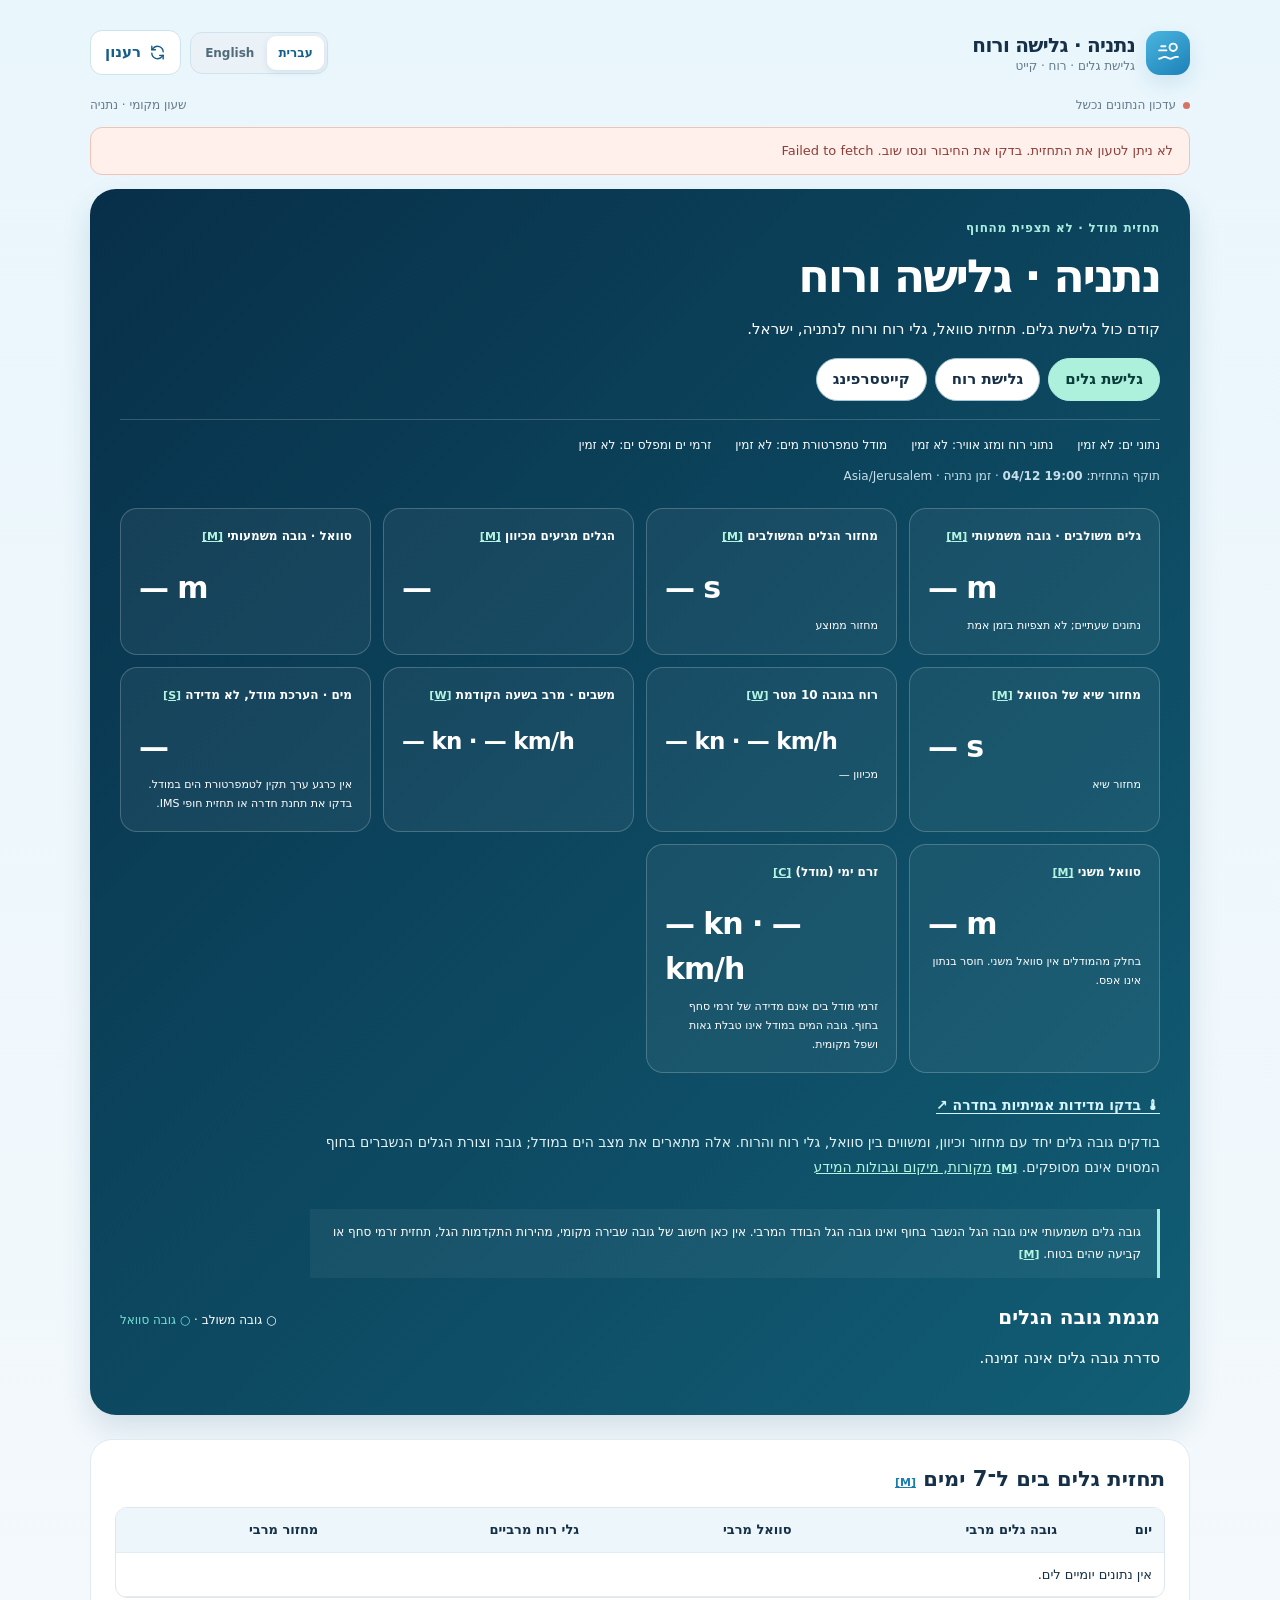
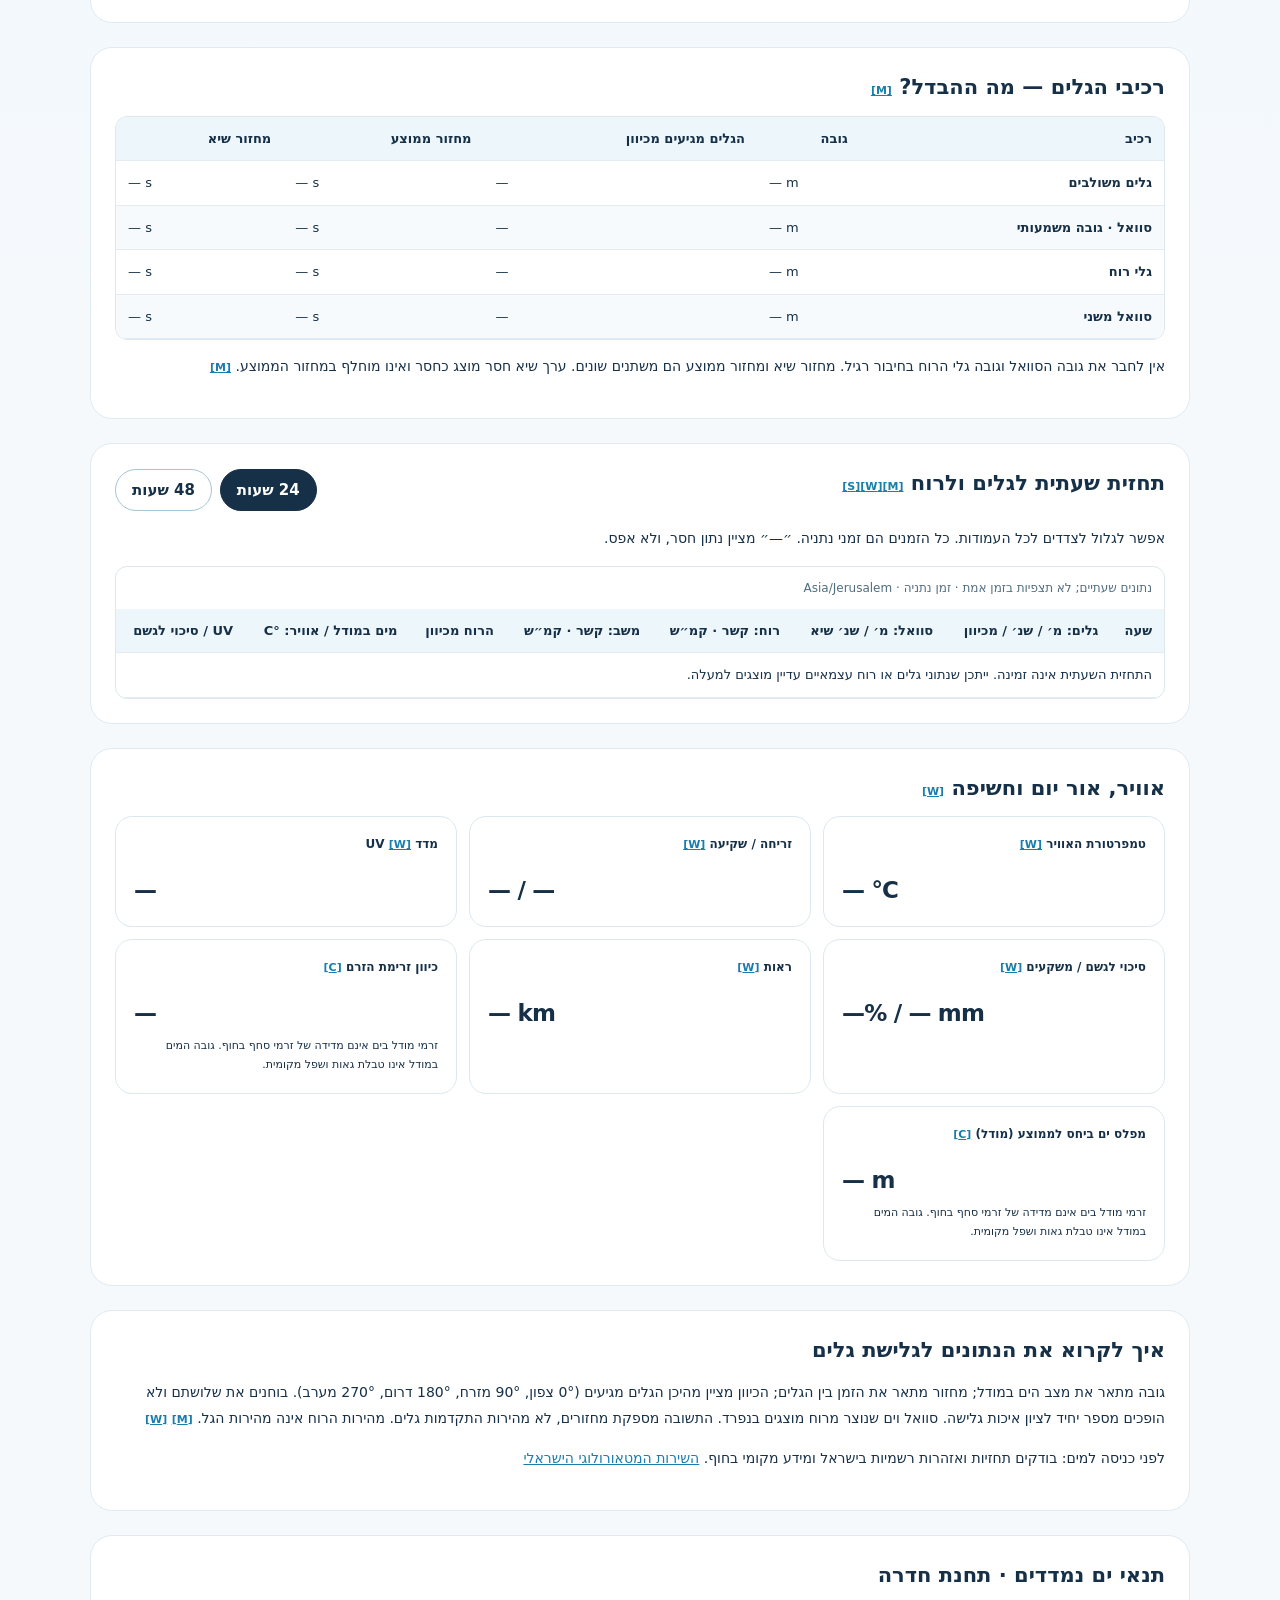
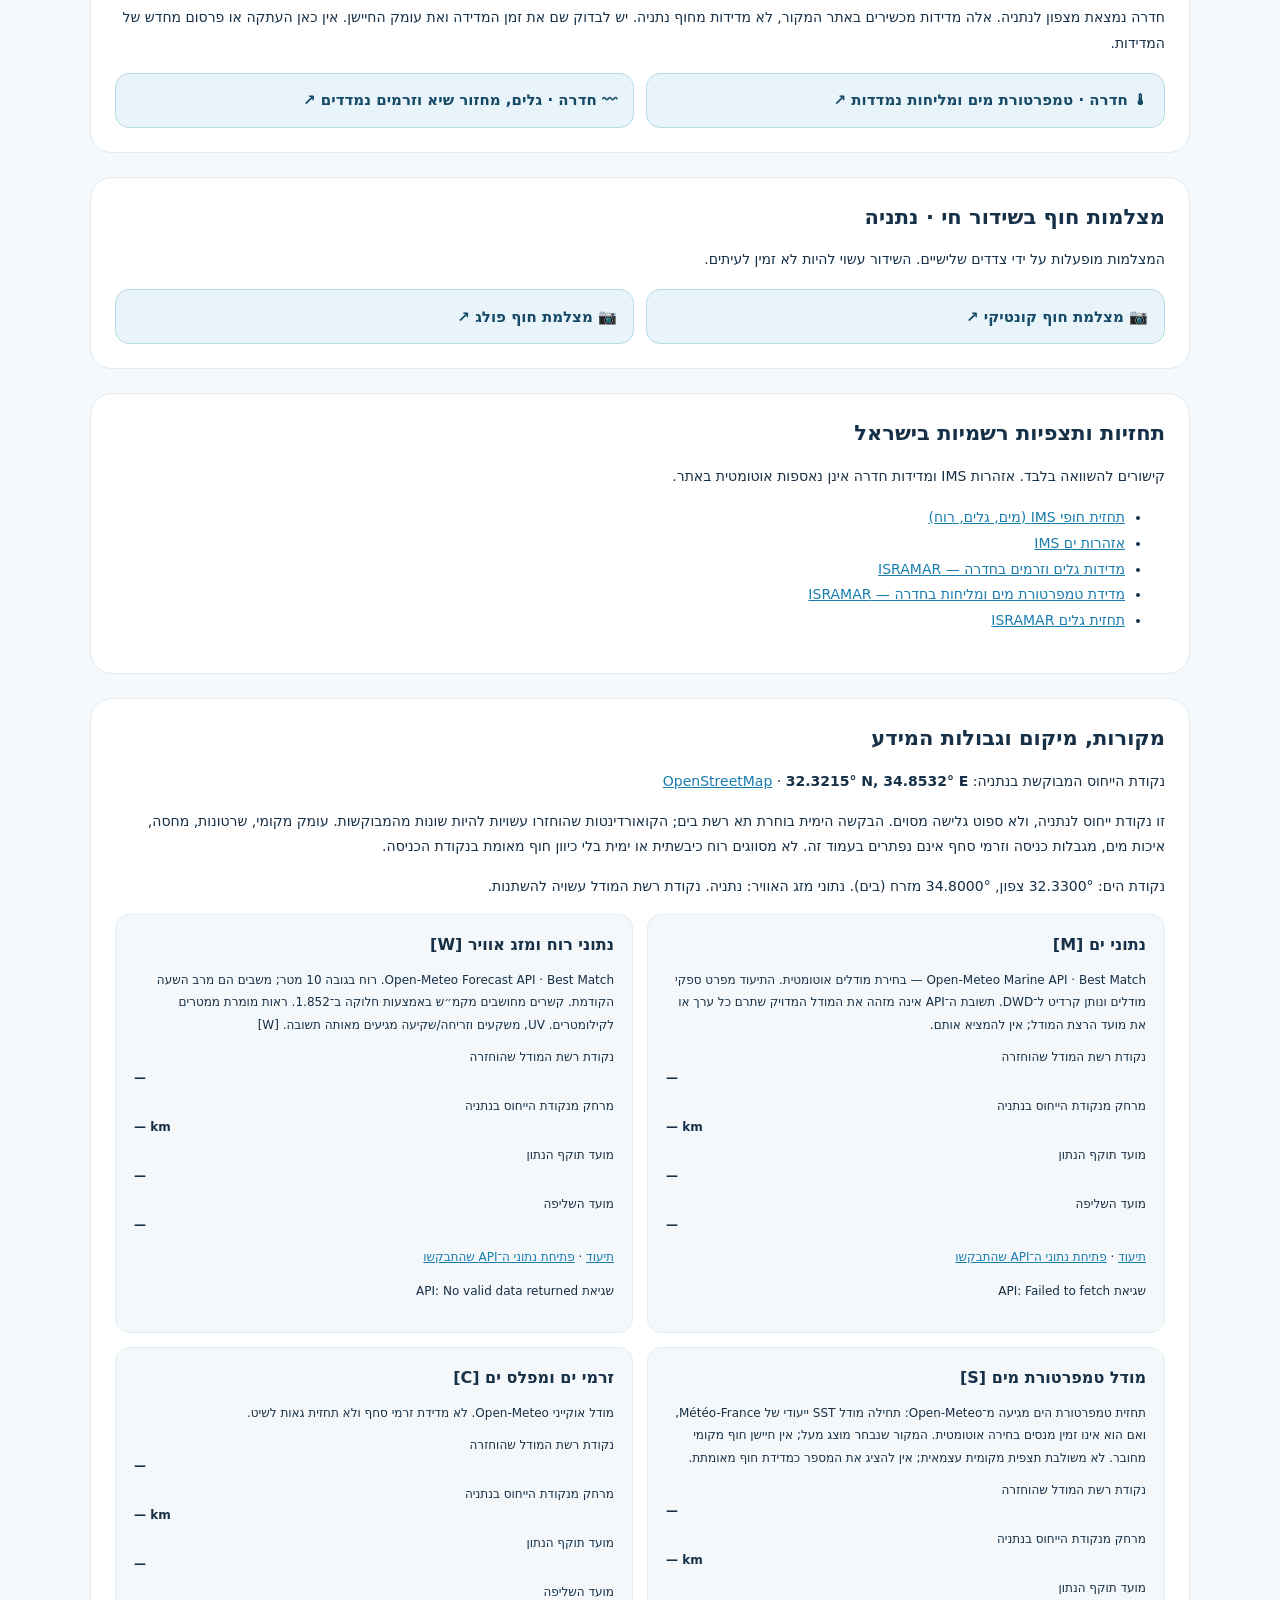
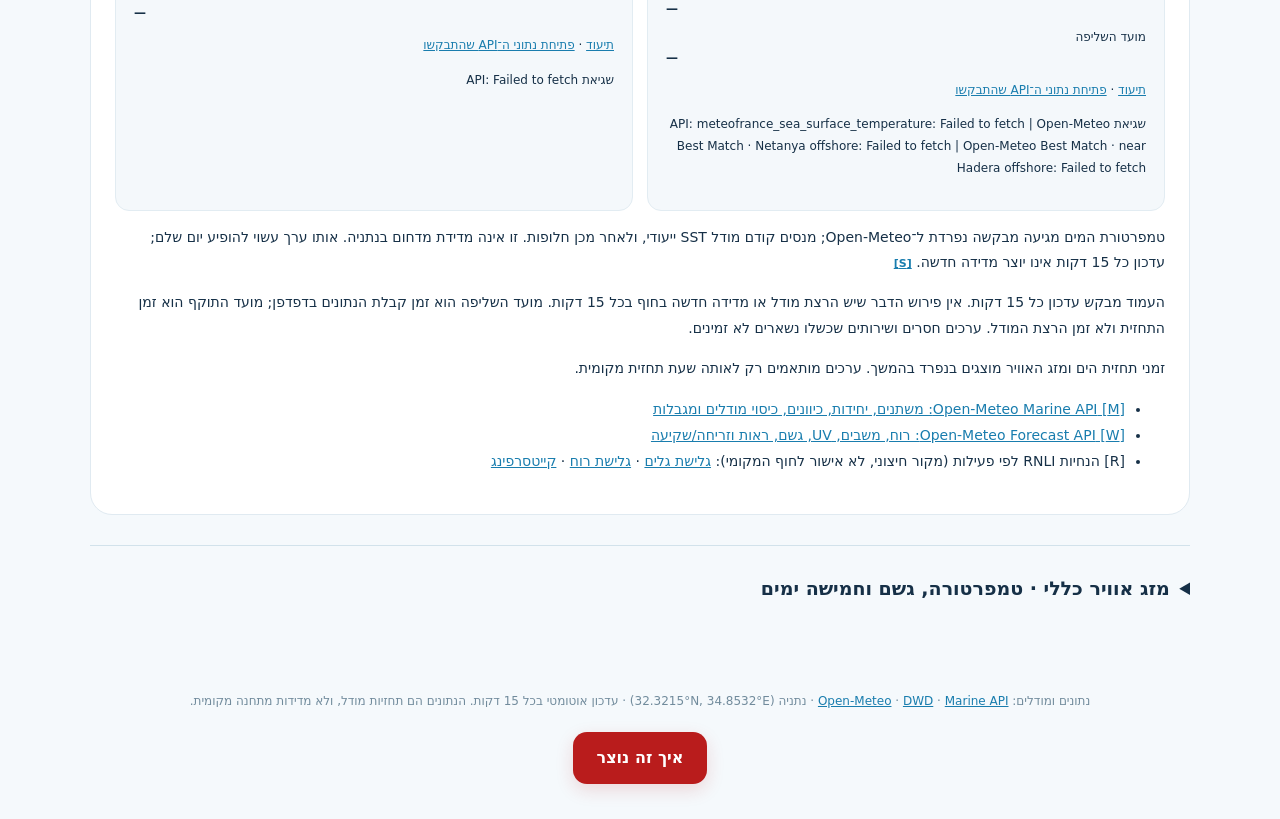
<file: index.html>
<!DOCTYPE html>

<html dir="rtl" lang="he">
<head>
<meta charset="utf-8"/>
<meta content="width=device-width, initial-scale=1, viewport-fit=cover" name="viewport"/>
<meta content="#f5f9fc" name="theme-color"/>
<meta content="מזג האוויר בנתניה: טמפרטורה, רוח, גשם, תחזית שעתית ולחמישה ימים, טמפרטורת הים וגובה הגלים." name="description"/>
<title>נתניה | תחזית גלישה, גלים ורוח</title>
<style>
    :root { color-scheme:light; --ink:#163047; --muted:#647a8a; --bg:#f5f9fc; --paper:#fff; --border:#e5eef4; --blue:#127cbb; --deep:#125b8b; --sun:#f0a143; --danger:#b95050; --radius:22px; }
    * { box-sizing:border-box; }
    html { scroll-behavior:smooth; }
    body { margin:0; background:linear-gradient(180deg,#e9f6fc 0,#f5f9fc 34%,#f5f9fc 100%); color:var(--ink); font:15px/1.5 system-ui,-apple-system,BlinkMacSystemFont,"Segoe UI",sans-serif; }
    button { font:inherit; }
    .wrap { width:min(1100px,calc(100% - 36px)); margin:0 auto; }
    header { padding:30px 0 21px; display:flex; align-items:center; justify-content:space-between; gap:14px; }
    .brand { display:flex; align-items:center; gap:11px; }
    .brandmark { display:grid; place-items:center; width:44px; height:44px; border-radius:14px; color:#fff; background:linear-gradient(145deg,#4bb6df,#1b80b8); box-shadow:0 8px 20px #2378ac22; }
    .brandmark svg { width:25px; height:25px; }
    .brand-name { font-weight:800; letter-spacing:-.035em; font-size:20px; }
    .brand-sub { color:var(--muted); font-size:12px; margin-top:-3px; }
    .refresh { display:inline-flex; align-items:center; gap:8px; cursor:pointer; border:1px solid #cfe3ed; background:#fff; color:#175d89; font-weight:700; padding:10px 14px; border-radius:12px; transition:background .2s; }
    .refresh:hover { background:#edf8fe; }
    .refresh:focus-visible,.tabs button:focus-visible { outline:3px solid #81c9ef; outline-offset:3px; }
    .refresh svg { width:17px; height:17px; }
    .refresh:disabled { opacity:.55; cursor:wait; }
    .statusbar { display:flex; align-items:center; justify-content:space-between; gap:10px; margin-bottom:13px; color:var(--muted); font-size:12px; flex-wrap:wrap; }
    .status { display:inline-flex; align-items:center; gap:7px; }
    .status-dot { background:#48a781; width:7px; height:7px; border-radius:50%; }
    .status.error .status-dot { background:#d77362; }
    .hero { background:linear-gradient(115deg,#147cae 0%,#1b8fc0 48%,#5fb9d8 100%); color:#fff; border-radius:27px; padding:31px 36px; display:grid; grid-template-columns:minmax(0,1.25fr) minmax(240px,.75fr); gap:20px; overflow:hidden; position:relative; box-shadow:0 18px 38px #1f89ba22; }
    .hero:after { content:""; position:absolute; width:350px; height:350px; top:-160px; right:-95px; border:55px solid #ffffff16; border-radius:50%; pointer-events:none; }
    .eyebrow { letter-spacing:.13em; text-transform:uppercase; font-size:11px; font-weight:750; opacity:.85; }
    h1 { font-size:clamp(28px,5vw,43px); letter-spacing:-.05em; margin:3px 0 14px; line-height:1.15; }
    .temp-line { display:flex; align-items:baseline; gap:15px; }
    .big-temp { font-size:clamp(76px,11vw,112px); font-weight:650; line-height:.98; letter-spacing:-.08em; font-variant-numeric:tabular-nums; white-space:nowrap; }
    .hero-detail { display:flex; flex-direction:column; gap:3px; }
    .sky-label { font-size:20px; font-weight:650; }
    .feels { font-size:14px; color:#e0f2fa; }
    .hero-day { color:#daf1fb; font-size:13px; margin-top:17px; }
    .sun-visual { display:flex; justify-content:center; align-items:center; position:relative; min-height:210px; z-index:1; }
    .sun-visual .orb { font-size:clamp(112px,16vw,175px); filter:drop-shadow(0 18px 20px #074f8c30); line-height:1; }
    .sun-caption { position:absolute; bottom:0; font-size:12px; color:#eaf8fe; text-align:center; }
    .section-heading { display:flex; justify-content:space-between; align-items:center; gap:8px; margin:30px 1px 14px; }
    .section-heading h2 { font-size:20px; margin:0; letter-spacing:-.035em; }
    .section-heading p { margin:0; font-size:12px; color:var(--muted); }
    .metrics { display:grid; grid-template-columns:repeat(4,minmax(0,1fr)); gap:12px; }
    .card { background:var(--paper); border:1px solid var(--border); border-radius:var(--radius); padding:20px; box-shadow:0 4px 20px #204f702a; box-shadow:0 4px 18px #204f700a; min-width:0; }
    .metric-head { display:flex; justify-content:space-between; align-items:center; gap:8px; margin-bottom:19px; }
    .metric-title { font-size:13px; font-weight:650; color:var(--muted); }
    .glyph { width:34px; height:34px; border-radius:11px; display:grid; place-items:center; background:#eaf6fc; color:#1888c2; }
    .glyph svg { width:19px; height:19px; }
    .glyph.warm { color:#df9436; background:#fff5e6; }
    .metric-value { font-size:29px; font-weight:750; letter-spacing:-.052em; white-space:nowrap; font-variant-numeric:tabular-nums; }
    .unit { font-size:14px; font-weight:600; color:var(--muted); letter-spacing:0; }
    .metric-note { color:var(--muted); font-size:12px; margin-top:4px; min-height:18px; }
    .forecast-panel { padding:22px 22px 16px; }
    .panel-title { display:flex; justify-content:space-between; align-items:center; gap:14px; flex-wrap:wrap; }
    .panel-title h3 { font-size:17px; letter-spacing:-.025em; margin:0; }
    .tabs { display:inline-flex; gap:3px; padding:3px; border-radius:12px; background:#edf4f8; }
    .tabs button { cursor:pointer; border:0; border-radius:9px; padding:6px 15px; font-weight:750; font-size:12px; background:transparent; color:#647a8a; }
    .tabs button.active { color:#1c638c; background:white; box-shadow:0 1px 5px #abc4d044; }
    .legend { display:flex; gap:17px; flex-wrap:wrap; font-size:12px; color:var(--muted); padding:15px 0 8px; }
    .legend span { display:flex; align-items:center; gap:6px; }
    .legend i { display:inline-block; width:17px; height:4px; border-radius:5px; background:var(--blue); }
    .legend i.rain { background:#81c9ec; }
    .chart-wrap { width:100%; overflow-x:auto; }
    #tempChart { display:block; width:100%; height:auto; min-height:180px; }
    #rainChart { display:block; width:100%; height:auto; min-height:100px; margin-top:0; }
    .hourly-scroller { overflow-x:auto; display:flex; gap:9px; padding:13px 1px 6px; scrollbar-width:thin; }
    .hour-tile { flex:0 0 87px; text-align:center; border-radius:13px; padding:10px 7px 9px; background:#f1f7fa; color:#486475; }
    .hour-tile:first-child { background:#e5f5fd; }
    .hour-tile .hour { font-size:12px; font-weight:700; }
    .hour-tile .ico { font-size:24px; margin:6px 0; }
    .hour-tile .deg { font-size:17px; font-weight:800; color:var(--ink); }
    .hour-tile .chance { font-size:11px; color:#3987b4; margin-top:3px; }
    .days { display:grid; grid-template-columns:repeat(5,minmax(0,1fr)); gap:12px; }
    .day-card { text-align:center; padding:20px 11px 18px; }
    .day-name { font-weight:800; font-size:14px; }
    .day-date { color:var(--muted); font-size:12px; }
    .day-icon { font-size:39px; line-height:1.6; }
    .day-label { color:#69808d; font-size:12px; height:35px; display:flex; align-items:center; justify-content:center; line-height:1.25; }
    .day-temp { font-size:21px; font-weight:800; white-space:nowrap; }
    .day-temp span { color:#8298a5; font-weight:600; }
    .day-rain { border-top:1px solid #edf2f5; padding-top:10px; margin-top:12px; font-size:12px; color:#3987b4; }
    .sea-panel { display:grid; grid-template-columns:1.2fr repeat(2,1fr); gap:10px; align-items:center; }
    .sea-header { display:flex; gap:12px; align-items:center; }
    .sea-icon { background:#e6f5f9; color:#218aa9; font-size:27px; width:55px; height:55px; display:grid; place-items:center; border-radius:15px; }
    .sea-name { font-size:15px; font-weight:800; }
    .sea-sub { font-size:12px; color:var(--muted); }
    .sea-data { padding-left:18px; border-left:1px solid #e8eff3; }
    .sea-num { font-weight:800; font-size:25px; }
    .sea-caption { color:var(--muted); font-size:12px; }
    .footnote { color:#79909e; font-size:12px; line-height:1.65; margin:13px 2px 6px; }
    footer { text-align:center; padding:30px 0 35px; color:#718b9c; font-size:12px; }
    a { color:#197dae; }
    .error-box { background:#fff0ec; border:1px solid #efc4b7; color:#8f3d36; padding:13px 16px; border-radius:12px; margin-bottom:14px; display:none; font-size:13px; }
    .error-box.show { display:block; }
    .skeleton { opacity:.65; }
    @media(max-width:820px) { .metrics { grid-template-columns:repeat(2,minmax(0,1fr)); } .hero { grid-template-columns:1fr 210px; } .days { gap:8px; } .day-card { padding:15px 6px; } .day-temp { font-size:17px; } }
    @media(max-width:560px) { .wrap { width:calc(100% - 26px); } header { padding:18px 0 17px; } .brand-name { font-size:18px; } .brandmark { width:41px; height:41px; } .refresh { padding:9px 10px; font-size:12px; } .hero { grid-template-columns:1fr; padding:25px 23px 19px; gap:0; } .hero .sun-visual { min-height:0; position:absolute; right:13px; top:64px; opacity:.82; } .sun-visual .orb { font-size:76px; } .sun-caption { display:none; } .big-temp { font-size:82px; } .hero-detail { position:relative; z-index:2; } .temp-line { gap:13px; } .sky-label { font-size:16px; max-width:150px; } .hero-day { max-width:80%; } .section-heading { margin-top:25px; } .section-heading h2 { font-size:18px; } .metrics { gap:9px; } .card { padding:15px; border-radius:17px; } .metric-head { margin-bottom:16px; } .metric-value { font-size:25px; } .unit { font-size:12px; } .forecast-panel { padding:16px 11px 13px; } .panel-title { padding:0 5px; } #tempChart { min-height:135px; } #rainChart { min-height:80px; } .days { display:flex; overflow-x:auto; scroll-snap-type:x mandatory; scrollbar-width:thin; padding-bottom:5px; } .day-card { flex:0 0 137px; scroll-snap-align:start; } .sea-panel { grid-template-columns:repeat(2,1fr); gap:17px; } .sea-header { grid-column:1/-1; } .sea-data { padding-left:9px; } }
    @media(prefers-reduced-motion:reduce){ html{scroll-behavior:auto} }
  
/* Hebrew-first interface, native RTL with LTR charts and measurements. */
.header-actions { display:flex; gap:9px; align-items:center; flex-wrap:wrap; justify-content:flex-end; }
.language-switch { display:inline-flex; align-items:center; gap:2px; padding:3px; border:1px solid #cfe3ed; border-radius:12px; background:#eaf2f8; }
.lang-btn { cursor:pointer; border:0; padding:8px 11px; font-size:12px; font-weight:750; background:transparent; color:#526b7a; border-radius:9px; }
.lang-btn.active { color:#12608e; background:#fff; box-shadow:0 2px 7px #204f701b; }
.lang-btn:focus-visible { outline:3px solid #81c9ef; outline-offset:2px; }
.sea-data { padding-inline-start:18px; padding-left:0; border-inline-start:1px solid #e8eff3; border-left:0; }
#tempChart,#rainChart { direction:ltr; }
.big-temp,.metric-value,.day-temp,.sea-num { font-variant-numeric:tabular-nums; }
html[dir='rtl'] .metric-value,html[dir='rtl'] .sea-num { direction:ltr; text-align:right; }
html[dir='rtl'] .day-temp,html[dir='rtl'] .day-rain { direction:ltr; }
html[dir='rtl'] .big-temp { direction:ltr; unicode-bidi:isolate; }
.brand { min-width:0; }
@media(max-width:560px){
 header { flex-wrap:wrap; }
 .header-actions { margin-inline-start:auto; }
 .lang-btn { padding:7px 9px; }
 .sea-data { padding-inline-start:9px; padding-left:0; }
 html[dir="rtl"] .hero .sun-visual { right:auto; left:13px; }
 html[dir="ltr"] .hero .sun-visual { right:13px; left:auto; }
}
@media(max-width:380px){ .brand-name{font-size:17px;} .header-actions{width:100%; justify-content:space-between;} }
.how-link { display:inline-block; margin:22px 0 0; padding:14px 24px; border-radius:14px; background:#b91c1c; color:white; font-size:16px; font-weight:800; text-decoration:none; box-shadow:0 6px 18px #b91c1c26; }
    .how-link:hover { background:#991b1b; }
    .how-link:focus-visible { outline:3px solid #163047; outline-offset:4px; }
</style>
<link rel="stylesheet" href="sports.css?v=20261016-hadera6"/>
</head>
<body>
<div class="wrap">
<header>
<div class="brand"><div aria-hidden="true" class="brandmark"><svg fill="none" stroke="currentColor" stroke-linecap="round" stroke-linejoin="round" stroke-width="1.8" viewbox="0 0 24 24"><path d="M3 18c2.7 0 2.7-1.8 5.4-1.8s2.7 1.8 5.4 1.8 2.7-1.8 5.4-1.8H21"></path><circle cx="16.5" cy="7" r="3.5"></circle><path d="M3 10h7M5 6h4"></path></svg></div><div><div class="brand-name" data-i18n="brand">מזג האוויר בנתניה</div><div class="brand-sub" data-i18n="brandSub">ישראל · חוף הים התיכון</div></div></div>
<div class="header-actions"><div aria-label="שפה / Language" class="language-switch" role="group"><button aria-pressed="true" class="lang-btn active" dir="rtl" id="langHe" lang="he" type="button">עברית</button><button aria-pressed="false" class="lang-btn" dir="ltr" id="langEn" lang="en" type="button">English</button></div><button aria-label="רענון נתוני מזג האוויר" class="refresh" data-i18n-aria-label="refreshAria" id="refreshBtn" type="button"><svg aria-hidden="true" fill="none" stroke="currentColor" stroke-linecap="round" stroke-linejoin="round" stroke-width="2" viewbox="0 0 24 24"><path d="M20 11a8 8 0 0 0-14-5L4 8"></path><path d="M4 3v5h5"></path><path d="M4 13a8 8 0 0 0 14 5l2-2"></path><path d="M15 16h5v5"></path></svg> <span data-i18n="refresh">רענון</span></button></div>
</header>
<div class="statusbar"><div class="status" id="status"><span class="status-dot"></span><span aria-live="polite" data-i18n="loading" id="statusText" role="status">טוען תחזית…</span></div><div data-i18n="localTZ" id="updatedAt">שעון מקומי · נתניה</div></div>
<div class="error-box" id="errorBox" role="alert"></div>
<main>
<section id="sportsDashboard" aria-label="Netanya surf, wind and marine forecasts"><p>טוען תחזית ים ורוח… / Loading surf and wind forecast…</p></section>
<details class="weather-details"><summary id="generalWeatherSummary">מזג אוויר כללי</summary>
<section aria-label="תנאי מזג האוויר כעת" class="hero" data-i18n-aria-label="heroAria">
<div><div class="eyebrow" data-i18n="heroEyebrow">מזג האוויר כעת · נתניה</div><h2 data-i18n="heroDate" id="dateHeader">מזג האוויר היום</h2>
<div class="temp-line"><span class="big-temp skeleton" id="currentTemp">--°</span><div class="hero-detail"><span class="sky-label" data-i18n="loadingShort" id="condition">טוען…</span><span class="feels" data-i18n="feelsEmpty" id="feels">טמפרטורה מורגשת --°</span></div></div>
<div class="hero-day" data-i18n="todayRangeEmpty" id="todayRange">מקס׳ --° · מינ׳ --°</div>
</div>
<div aria-hidden="true" class="sun-visual"><div class="orb" id="heroIcon">🌤️</div><div class="sun-caption" data-i18n="sunCaption">תחזית המבוססת על מודלים</div></div>
</section>
<section aria-label="מדדים מטאורולוגיים" data-i18n-aria-label="metricsAria">
<div class="section-heading"><h2 data-i18n="nowSection">עכשיו בנתניה</h2><p data-i18n="metricsSubtitle">נתונים חיוניים</p></div>
<div class="metrics">
<div class="card"><div class="metric-head"><span class="metric-title" data-i18n="metric_wind">רוח</span><span class="glyph"><svg fill="none" stroke="currentColor" stroke-linecap="round" stroke-width="1.8" viewbox="0 0 24 24"><path d="M3 8h12a3 3 0 1 0-3-3M2 12h18M4 16h10a3 3 0 1 1-3 3"></path></svg></span></div><div class="metric-value"><span id="wind">— kn · — km/h</span></div><div class="metric-note" data-i18n="windEmpty" id="windDirection">כיוון --</div></div>
<div class="card"><div class="metric-head"><span class="metric-title" data-i18n="metric_humidity">לחות יחסית</span><span class="glyph"><svg fill="none" stroke="currentColor" stroke-width="1.8" viewbox="0 0 24 24"><path d="M12 3s-7 8-7 12a7 7 0 0 0 14 0c0-4-7-12-7-12Z"></path></svg></span></div><div class="metric-value"><span id="humidity">--</span><span class="unit"> %</span></div><div class="metric-note" data-i18n="humidityNote">בגובה 2 מטרים</div></div>
<div class="card"><div class="metric-head"><span class="metric-title" data-i18n="metric_pressure">לחץ אטמוספרי</span><span class="glyph"><svg fill="none" stroke="currentColor" stroke-linecap="round" stroke-width="1.8" viewbox="0 0 24 24"><path d="M5 19a9 9 0 1 1 14 0M12 12l4-4M4 20h16"></path><circle cx="12" cy="12" r="1"></circle></svg></span></div><div class="metric-value"><span id="pressure">----</span> <span class="unit">hPa</span></div><div class="metric-note" data-i18n="pressureNote">מותאם לגובה פני הים</div></div>
<div class="card"><div class="metric-head"><span class="metric-title" data-i18n="metric_uv">מדד קרינה UV</span><span class="glyph warm"><svg fill="none" stroke="currentColor" stroke-linecap="round" stroke-width="1.8" viewbox="0 0 24 24"><circle cx="12" cy="12" r="4"></circle><path d="M12 2v2M12 20v2M4.9 4.9l1.4 1.4m11.4 11.4 1.4 1.4M2 12h2m16 0h2M4.9 19.1l1.4-1.4M17.7 6.3l1.4-1.4"></path></svg></span></div><div class="metric-value" id="uv">--</div><div class="metric-note" data-i18n="uvEmpty" id="uvLevel">מדד משוער</div></div>
<div class="card"><div class="metric-head"><span class="metric-title" data-i18n="metric_rainChance">סיכוי לגשם</span><span class="glyph"><svg fill="none" stroke="currentColor" stroke-linecap="round" stroke-width="1.8" viewbox="0 0 24 24"><path d="M5 15a5 5 0 0 1 1-9 7 7 0 0 1 13 4 4 4 0 0 1 0 8h-1M8 17l-1 3m6-3-1 3m6-3-1 3"></path></svg></span></div><div class="metric-value"><span id="rainChance">--</span><span class="unit"> %</span></div><div class="metric-note" data-i18n="rainNote">לשעה הנוכחית</div></div>
<div class="card"><div class="metric-head"><span class="metric-title" data-i18n="metric_precipTotal">משקעים חזויים</span><span class="glyph"><svg fill="none" stroke="currentColor" stroke-linecap="round" stroke-width="1.8" viewbox="0 0 24 24"><path d="M12 3s-7 8-7 12a7 7 0 0 0 14 0c0-4-7-12-7-12Z"></path><path d="M8 16a4 4 0 0 0 4 4"></path></svg></span></div><div class="metric-value"><span id="rainTotal">--</span> <span class="unit">mm</span></div><div class="metric-note" data-i18n="precipNote">סך החיזוי להיום, לא מדידה</div></div>
<div class="card"><div class="metric-head"><span class="metric-title" data-i18n="metric_gust">משבי רוח</span><span class="glyph"><svg fill="none" stroke="currentColor" stroke-linecap="round" stroke-width="1.8" viewbox="0 0 24 24"><path d="M2 9h17a3 3 0 1 0-3-3M3 13h13M5 17h9a3 3 0 1 1-3 3"></path></svg></span></div><div class="metric-value"><span id="gust">— kn · — km/h</span></div><div class="metric-note" data-i18n="gustNote">הערכה לעכשיו</div></div>
<div class="card"><div class="metric-head"><span class="metric-title" data-i18n="metric_cloudCover">עננות</span><span class="glyph"><svg fill="none" stroke="currentColor" stroke-linecap="round" stroke-width="1.8" viewbox="0 0 24 24"><path d="M6 19h12a4 4 0 0 0 .5-8A7 7 0 0 0 5 10a4.5 4.5 0 0 0 1 9Z"></path></svg></span></div><div class="metric-value"><span id="cloud">--</span><span class="unit"> %</span></div><div class="metric-note" data-i18n="cloudNote">כיסוי עננים</div></div>
</div>
</section>
<section aria-label="תחזית לפי שעה" data-i18n-aria-label="hoursAria">
<div class="section-heading"><h2 data-i18n="hoursSection">השעות הקרובות</h2><p data-i18n="hoursSubtitle">טמפרטורה וגשם</p></div>
<div class="card forecast-panel">
<div class="panel-title"><h3 data-i18n="trendTitle">מגמת מזג האוויר</h3><div aria-label="טווח התחזית" class="tabs" data-i18n-aria-label="tabsAria" role="group"><button aria-pressed="true" class="active" data-i18n="btn12" id="btn12" type="button">12 שעות</button><button aria-pressed="false" data-i18n="btn24" id="btn24" type="button">24 שעות</button></div></div>
<div class="legend"><span><i></i> <span data-i18n="temperatureLegend">טמפרטורה (°C)</span></span><span><i class="rain"></i> <span data-i18n="rainLegend">סיכוי לגשם (%)</span></span></div>
<div class="chart-wrap"><svg aria-label="גרף טמפרטורה לפי שעה" data-i18n-aria-label="tempChartAria" id="tempChart" role="img" viewbox="0 0 830 202"><text data-i18n="chartLoading" fill="#79909e" x="10" y="90">טוען…</text></svg><svg aria-label="גרף הסתברות לגשם" data-i18n-aria-label="rainChartAria" id="rainChart" role="img" viewbox="0 0 830 115"></svg></div>
<div aria-label="תחזית לפי שעה" class="hourly-scroller" data-i18n-aria-label="hourlyTilesAria" id="hourlyTiles"></div>
</div>
</section>
<section aria-label="תחזית לחמישה ימים" data-i18n-aria-label="daysAria">
<div class="section-heading"><h2 data-i18n="daysSection">תחזית ל־5 ימים</h2><p data-i18n="daysSubtitle">מינימום, מקסימום וגשם</p></div>
<div class="days" id="days"><div class="card" data-i18n="loadingForecast">טוען תחזית…</div></div>
</section>

</details>
</main>
<footer><span data-i18n="footerLead">נתונים ומודלים: </span><a href="https://open-meteo.com/" rel="noopener noreferrer" target="_blank">Open-Meteo</a> · <a href="https://www.dwd.de/EN/Home/home_node.html" rel="noopener noreferrer" target="_blank">DWD</a> · <a href="https://open-meteo.com/en/docs/marine-weather-api" rel="noopener noreferrer" target="_blank">Marine API</a> · <span data-i18n="footerTail">נתניה (32.3215°N, 34.8532°E) · עדכון אוטומטי בכל 15 דקות. הנתונים הם תחזיות מודל, ולא מדידות מתחנה מקומית.</span><br/><a class="how-link" id="howLink" href="howto.html?lang=he" data-i18n="howMade">איך זה נוצר</a></footer>
</div>
<script src="sports.js?v=20261016-hadera6"></script>
<script>(() => {
  'use strict';
  const LAT = 32.3215, LON = 34.8532, TZ = 'Asia/Jerusalem';
  // Forecast wind over Netanya; marine grid sample is approximately 5 km offshore.
  const SEA_LAT = 32.33, SEA_LON = 34.80;
  const $ = id => document.getElementById(id);
  const I18N = {"he":{"brand":"מזג האוויר בנתניה","brandSub":"ישראל · חוף הים התיכון","refresh":"רענון","refreshAria":"רענון נתוני מזג האוויר","loading":"טוען תחזית…","localTZ":"שעון מקומי · נתניה","heroAria":"תנאי מזג האוויר כעת","heroEyebrow":"מזג האוויר כעת · נתניה","heroDate":"מזג האוויר היום","loadingShort":"טוען…","feelsEmpty":"טמפרטורה מורגשת --°","todayRangeEmpty":"מקס׳ --° · מינ׳ --°","sunCaption":"תחזית המבוססת על מודלים","metricsAria":"מדדים מטאורולוגיים","nowSection":"עכשיו בנתניה","hoursSection":"השעות הקרובות","daysSection":"תחזית ל־5 ימים","seaSection":"הים התיכון","metricsSubtitle":"נתונים חיוניים","hoursSubtitle":"טמפרטורה וגשם","daysSubtitle":"מינימום, מקסימום וגשם","seaSubtitle":"תחזית חופית · נתניה","metric_wind":"רוח","metric_humidity":"לחות יחסית","metric_pressure":"לחץ אטמוספרי","metric_uv":"מדד קרינה UV","metric_rainChance":"סיכוי לגשם","metric_precipTotal":"משקעים חזויים","metric_gust":"משבי רוח","metric_cloudCover":"עננות","windEmpty":"כיוון --","humidityNote":"בגובה 2 מטרים","pressureNote":"מותאם לגובה פני הים","uvEmpty":"מדד משוער","rainNote":"לשעה הנוכחית","precipNote":"סך החיזוי להיום, לא מדידה","gustNote":"הערכה לעכשיו","cloudNote":"כיסוי עננים","hoursAria":"תחזית לפי שעה","daysAria":"תחזית לחמישה ימים","seaAria":"תנאי הים","trendTitle":"מגמת מזג האוויר","tabsAria":"טווח התחזית","btn12":"12 שעות","btn24":"24 שעות","temperatureLegend":"טמפרטורה (°C)","rainLegend":"סיכוי לגשם (%)","tempChartAria":"גרף טמפרטורה לפי שעה","rainChartAria":"גרף הסתברות לגשם","hourlyTilesAria":"תחזית לפי שעה","seaName":"תנאי הים","seaLoading":"טוען נתוני הים…","loadingForecast":"טוען תחזית…","chartLoading":"טוען…","seaTempLabel":"טמפרטורת פני הים","waveLabel":"גובה גלים משמעותי","seaNote":"נתוני הים הם הערכות של תאי מודל הסמוכים לחוף. גובה הגלים המשמעותי אינו גובהו של כל גל. אין להשתמש בנתונים לצורך ניווט, קביעת בטיחות רחצה או התרעות סיכון.","footer":"נתונים ומודלים: Open-Meteo · Marine API · נתניה (32.3215°N, 34.8532°E) · עדכון אוטומטי כל 15 דקות. הנתונים הנוכחיים הם הערכות מודל, ולא מדידות מתחנה מקומית.","footerLead":"נתונים ומודלים: ","footerTail":"נתניה (32.3215°N, 34.8532°E) · עדכון אוטומטי בכל 15 דקות. הנתונים הם תחזיות מודל, ולא מדידות מתחנה מקומית.","statusUpdated":"התחזית עודכנה בהצלחה","updating":"מעדכן נתונים…","updateFailed":"עדכון הנתונים נכשל","parseFailed":"שגיאה בפענוח נתוני מזג האוויר: {detail}","apiFailed":"לא ניתן לטעון את התחזית. בדקו את החיבור ונסו שוב. {detail}","feelsFmt":"מרגיש כמו {temp}°C","highLow":"מקס׳ {hi}° · מינ׳ {lo}°","windFrom":"מכיוון {compass} · {deg}°","updatedModel":"המודל: {time} · שעה מקומית","seaModel":"מודל ימי · {time}","seaUnavailable":"נתוני הים אינם זמינים כרגע","now":"עכשיו","today":"היום","chanceTooltip":"{time} · סיכוי לגשם {pct}%","noData":"אין נתונים","uvLow":"נמוך","uvModerate":"בינוני","uvHigh":"גבוה","uvVeryHigh":"גבוה מאוד","uvExtreme":"קיצוני","variable":"תנאים משתנים"},"en":{"brand":"Netanya Weather","brandSub":"Israel · Mediterranean Coast","refresh":"Refresh","refreshAria":"Refresh weather conditions","loading":"Loading forecast…","localTZ":"Netanya local time","heroAria":"Current weather conditions","heroEyebrow":"Current conditions · Netanya","heroDate":"Today’s weather","loadingShort":"Loading…","feelsEmpty":"Feels like --°","todayRangeEmpty":"High --° · Low --°","sunCaption":"Model-based weather forecast","metricsAria":"Weather indicators","nowSection":"Now in Netanya","hoursSection":"Coming hours","daysSection":"5-day forecast","seaSection":"Mediterranean Sea","metricsSubtitle":"Essential metrics","hoursSubtitle":"Temperature and rain","daysSubtitle":"Lows, highs and rain","seaSubtitle":"Coastal forecast · Netanya","metric_wind":"Wind","metric_humidity":"Relative humidity","metric_pressure":"Air pressure","metric_uv":"UV index","metric_rainChance":"Rain probability","metric_precipTotal":"Forecast precipitation","metric_gust":"Wind gusts","metric_cloudCover":"Cloud cover","windEmpty":"Direction --","humidityNote":"At 2 m above ground","pressureNote":"Reduced to sea level","uvEmpty":"Estimated index","rainNote":"For current hour","precipNote":"Forecast total for today, not measured","gustNote":"Current estimate","cloudNote":"Cloud coverage","hoursAria":"Hourly forecast","daysAria":"Five-day forecast","seaAria":"Sea conditions","trendTitle":"Weather trends","tabsAria":"Forecast range","btn12":"12 hours","btn24":"24 hours","temperatureLegend":"Temperature (°C)","rainLegend":"Rain probability (%)","tempChartAria":"Hourly temperature chart","rainChartAria":"Hourly rain probability chart","hourlyTilesAria":"Hourly weather summary","seaName":"Sea conditions","seaLoading":"Loading marine forecast…","loadingForecast":"Loading forecast…","chartLoading":"Loading…","seaTempLabel":"Sea surface temperature","waveLabel":"Significant wave height","seaNote":"Marine data are estimates from model grid cells near the coast. Significant wave height does not represent the height of every wave. Do not use for navigation, swimming safety decisions, or hazard alerts.","footer":"Data and models: Open-Meteo · Marine API · Netanya (32.3215°N, 34.8532°E) · Automatic refresh every 15 minutes. Current values are model estimates, not local station measurements.","footerLead":"Data and models: ","footerTail":"Netanya (32.3215°N, 34.8532°E) · Auto-refresh every 15 minutes. Data are model forecasts, not readings from a local station.","statusUpdated":"Forecast updated successfully","updating":"Updating data…","updateFailed":"Update failed","parseFailed":"Unable to process weather data: {detail}","apiFailed":"Could not load the forecast. Check your connection and try again. {detail}","feelsFmt":"Feels like {temp}°C","highLow":"High {hi}° · Low {lo}°","windFrom":"From {compass} · {deg}°","updatedModel":"Model: {time} · local time","seaModel":"Marine model · {time}","seaUnavailable":"Marine data are currently unavailable","now":"Now","today":"Today","chanceTooltip":"{time} · {pct}% rain chance","noData":"No data","uvLow":"Low","uvModerate":"Moderate","uvHigh":"High","uvVeryHigh":"Very high","uvExtreme":"Extreme","variable":"Variable conditions"}};
  let lang = 'he';
  let weatherData = null, showingHours = 12, loading = false, lastUpdateAt = 0;
  let statusKey = 'loading', statusBad = false, lastErrorKey = null, lastErrorDetail = '';
  const tr = (key, data={}) => (I18N[lang][key] || key).replace(/\{([a-zA-Z]+)\}/g, (_,k) => data[k] ?? '');
  const fmt = (n,d=0) => n !== null && n !== undefined && Number.isFinite(Number(n)) ? Number(n).toLocaleString(lang==='he'?'he-IL':'en-GB',{minimumFractionDigits:d,maximumFractionDigits:d,useGrouping:false}) : '--';
  const speedBoth = n => typeof n==='number' && Number.isFinite(n) ? fmt(n/1.852,1)+' kn · '+fmt(n,1)+' km/h' : '— kn · — km/h';
  const codes = {
    0:['בהיר','Clear','☀️'], 1:['בהיר ברובו','Mostly clear','🌤️'], 2:['מעונן חלקית','Partly cloudy','⛅'], 3:['מעונן','Overcast','☁️'],
    45:['ערפל','Fog','🌫️'], 48:['ערפל קפוא','Freezing fog','🌫️'], 51:['טפטוף קל','Light drizzle','🌦️'], 53:['טפטוף','Drizzle','🌦️'], 55:['טפטוף חזק','Dense drizzle','🌧️'],
    56:['טפטוף קופא','Freezing drizzle','🌧️'], 57:['טפטוף קופא','Freezing drizzle','🌧️'], 61:['גשם קל','Light rain','🌦️'], 63:['גשם בינוני','Moderate rain','🌧️'], 65:['גשם חזק','Heavy rain','🌧️'],
    66:['גשם קופא','Freezing rain','🌧️'], 67:['גשם קופא','Freezing rain','🌧️'], 71:['שלג קל','Light snow','🌨️'], 73:['שלג','Snow','🌨️'], 75:['שלג כבד','Heavy snow','❄️'], 77:['גרגרי שלג','Snow grains','❄️'],
    80:['ממטרים קלים','Light showers','🌦️'], 81:['ממטרים','Rain showers','🌧️'], 82:['ממטרים חזקים','Violent rain showers','🌧️'], 85:['ממטרי שלג','Snow showers','🌨️'], 86:['ממטרי שלג חזקים','Heavy snow showers','🌨️'],
    95:['סופות רעמים','Thunderstorms','⛈️'], 96:['סופת רעמים וברד','Thunderstorm with hail','⛈️'], 99:['סופת רעמים וברד','Thunderstorm with hail','⛈️']
  };
  const getWx = code => { const c=codes[code]; return c ? [c[lang==='he'?0:1],c[2]] : [tr('variable'),'🌤️']; };
  const value = (id,n,d=0) => $(id).textContent = fmt(n,d);
  function compass(deg){
    const i=Math.round((((Number(deg)%360)+360)%360)/45)%8;
    const names=lang==='he' ? ['צפון','צפון־מזרח','מזרח','דרום־מזרח','דרום','דרום־מערב','מערב','צפון־מערב'] : ['N','NE','E','SE','S','SW','W','NW'];
    return names[i];
  }
  Object.assign(I18N.en,{brand:'Netanya · Surf & Wind',brandSub:'Surf · Windsurf · Kitesurf',updatedModel:'Weather forecast valid: {time} · Netanya time',statusUpdated:'Weather loaded · marine status shown separately'});
  Object.assign(I18N.he,{brand:'נתניה · גלישה ורוח',brandSub:'גלישת גלים · רוח · קייט',updatedModel:'תוקף תחזית מזג האוויר: {time} · זמן נתניה',statusUpdated:'מזג האוויר נטען · מצב הים מוצג בנפרד'});
  I18N.he.howMade='איך זה נוצר'; I18N.en.howMade='How this was made';
  function uvLabel(n){ if(n==null || !Number.isFinite(Number(n))) return tr('noData');
    return tr(n<3?'uvLow':n<6?'uvModerate':n<8?'uvHigh':n<11?'uvVeryHigh':'uvExtreme'); }
  const dateName = (iso,opts) => new Intl.DateTimeFormat(lang==='he'?'he-IL':'en-GB',{timeZone:'UTC',...opts}).format(new Date(iso.slice(0,10)+'T12:00:00Z'));
  function setStatus(key,bad=false){ statusKey=key; statusBad=bad; $('statusText').textContent=tr(key); $('status').classList.toggle('error',bad); }
  function applyLanguage(next){
    lang=next==='en'?'en':'he';
    document.documentElement.lang=lang;
    $('howLink').href='howto.html?lang='+lang;
    document.documentElement.dir=lang==='he'?'rtl':'ltr';
    document.title=lang==='he'?'נתניה | תחזית גלישה, גלים ורוח':'Netanya | Surf, Waves & Wind Forecast';
    document.querySelector('meta[name="description"]').content=lang==='he'?'תחזית גלישה לנתניה: גובה, מחזור וכיוון גלים, סוואל, רוח ומשבים, טמפרטורת ים ומקורות הנתונים.':'Netanya surf forecast: wave height, period and direction, swell, wind and gusts, sea temperature and cited data sources.';
    document.querySelectorAll('[data-i18n]').forEach(el => el.textContent=tr(el.dataset.i18n));
    document.querySelectorAll('[data-i18n-aria-label]').forEach(el => el.setAttribute('aria-label',tr(el.getAttribute('data-i18n-aria-label'))));
    $('langHe').classList.toggle('active',lang==='he'); $('langEn').classList.toggle('active',lang==='en');
    $('langHe').setAttribute('aria-pressed',String(lang==='he')); $('langEn').setAttribute('aria-pressed',String(lang==='en'));
    setStatus(statusKey,statusBad);
    if(lastErrorKey){ $('errorBox').textContent=tr(lastErrorKey,{detail:lastErrorDetail}); }
    if(weatherData) renderWeather(weatherData); else { $('updatedAt').textContent=tr('localTZ'); $('feels').textContent=tr('feelsEmpty'); $('todayRange').textContent=tr('todayRangeEmpty'); }
    renderMarine();
    try { localStorage.setItem('netanya-weather-lang',lang); } catch(e) { /* preferences unavailable in private/file mode */ }
  }
  function indexNow(data) {
    const key = (data.current?.time || '').slice(0,13);
    const idx = data.hourly.time.findIndex(t=>t.slice(0,13)===key);
    return idx < 0 ? 0 : idx;
  }
  async function fetchJson(url) {
    const ctl = new AbortController(); const timer=setTimeout(()=>ctl.abort(),14000);
    try { const res=await fetch(url,{signal:ctl.signal,cache:'no-store'});
      if(!res.ok) throw new Error('HTTP '+res.status);
      const obj=await res.json(); if(obj.error) throw new Error(obj.reason || 'API error'); return obj;
    } finally { clearTimeout(timer); }
  }
  function weatherUrl() {
    const p=new URLSearchParams({latitude:LAT,longitude:LON,timezone:TZ,forecast_days:'7',
      current:'temperature_2m,apparent_temperature,relative_humidity_2m,pressure_msl,wind_speed_10m,wind_direction_10m,wind_gusts_10m,cloud_cover,weather_code,is_day',
      hourly:'temperature_2m,precipitation_probability,precipitation,weather_code,uv_index,wind_speed_10m,wind_direction_10m,wind_gusts_10m,visibility',
      daily:'temperature_2m_max,temperature_2m_min,weather_code,precipitation_sum,precipitation_probability_max,sunrise,sunset',
      temperature_unit:'celsius',wind_speed_unit:'kmh',precipitation_unit:'mm'});
    return 'https://api.open-meteo.com/v1/forecast?'+p;
  }
  function seaUrl() {
    const p=new URLSearchParams({latitude:SEA_LAT,longitude:SEA_LON,timezone:TZ,
      current:'wave_height',
      hourly:'wave_height,wave_direction,wave_period,wave_peak_period,swell_wave_height,swell_wave_direction,swell_wave_period,swell_wave_peak_period,wind_wave_height,wind_wave_direction,wind_wave_period,wind_wave_peak_period,secondary_swell_wave_height,secondary_swell_wave_direction,secondary_swell_wave_period',
      daily:'wave_height_max,wave_period_max,swell_wave_height_max,swell_wave_period_max,wind_wave_height_max',
      cell_selection:'sea',forecast_days:'7'});
    return 'https://marine-api.open-meteo.com/v1/marine?'+p;
  }
  // Request SST independently. The older "meteofrance_currents" model contains currents,
  // not SST. The dedicated Météo-France SST product is tried first and Best Match second.
  // A third attempt tries a different offshore grid near Hadera, still MODEL data.
  function sstUrl(model='meteofrance_sea_surface_temperature',lat=SEA_LAT,lon=SEA_LON) {
    const p=new URLSearchParams({latitude:lat,longitude:lon,timezone:TZ,
      current:'sea_surface_temperature',hourly:'sea_surface_temperature',
      cell_selection:'sea',forecast_days:'3',past_days:'1'});
    if(model)p.set('models',model);
    return 'https://marine-api.open-meteo.com/v1/marine?'+p;
  }
  function hasSstValue(data){
    // A non-null forecast next week must not be presented as today's SST.
    const isTemp=v=>typeof v==='number'&&Number.isFinite(v)&&v>=-2&&v<=45;
    const parts=new Intl.DateTimeFormat('en-CA',{timeZone:TZ,
      year:'numeric',month:'2-digit',day:'2-digit',hour:'2-digit',hourCycle:'h23'}).formatToParts(new Date());
    const p=Object.fromEntries(parts.map(x=>[x.type,x.value]));
    const target=Date.parse(p.year+'-'+p.month+'-'+p.day+'T'+p.hour+':00:00Z');
    function near(time){
      return typeof time==='string'&&/^\d{4}-\d{2}-\d{2}T\d{2}:\d{2}/.test(time) &&
        Math.abs(Date.parse(time+':00Z')-target)<=12*3600000;
    }
    if(isTemp(data?.current?.sea_surface_temperature)&&near(data?.current?.time))return true;
    const ts=data?.hourly?.time||[],temps=data?.hourly?.sea_surface_temperature||[];
    return ts.some((time,i)=>near(time)&&isTemp(temps[i]));
  }
  async function fetchSstWithFallback(){
    const attempts=[
      {url:sstUrl(),label:'meteofrance_sea_surface_temperature'},
      {url:sstUrl(''),label:'Open-Meteo Best Match · Netanya offshore'},
      {url:sstUrl('',32.43,34.80),label:'Open-Meteo Best Match · near Hadera offshore'}
    ];
    const errors=[];
    for(const attempt of attempts){
      try {
        const data=await fetchJson(attempt.url);
        if(hasSstValue(data))return {data,url:attempt.url,label:attempt.label,error:''};
        errors.push(attempt.label+': no numeric sea_surface_temperature values');
      }catch(err){errors.push(attempt.label+': '+(err?.message||String(err)));}
    }
    return {data:null,url:attempts[0].url,label:'',error:errors.join(' | ')};
  }
  function coastalUrl() {
    const p=new URLSearchParams({latitude:SEA_LAT,longitude:SEA_LON,timezone:TZ,
      hourly:'ocean_current_velocity,ocean_current_direction,sea_level_height_msl',
      cell_selection:'sea',forecast_days:'7'});
    return 'https://marine-api.open-meteo.com/v1/marine?'+p;
  }
  function renderWeather(data) {
    const c=data.current,d=data.daily,h=data.hourly,i=indexNow(data);
    $('currentTemp').textContent=fmt(c.temperature_2m)+'°'; $('currentTemp').classList.remove('skeleton');
    const w=getWx(c.weather_code); $('condition').textContent=w[0];
    $('heroIcon').textContent=c.is_day===0 && c.weather_code===0 ? '🌙' : w[1];
    $('feels').textContent=tr('feelsFmt',{temp:fmt(c.apparent_temperature)});
    $('todayRange').textContent=tr('highLow',{hi:fmt(d.temperature_2m_max[0]),lo:fmt(d.temperature_2m_min[0])});
    $('dateHeader').textContent=dateName(d.time[0],{weekday:'long',day:'numeric',month:'long'});
    $('wind').textContent=speedBoth(c.wind_speed_10m);
    $('windDirection').textContent=tr('windFrom',{compass:Number.isFinite(c.wind_direction_10m)?compass(c.wind_direction_10m):'--',deg:fmt(c.wind_direction_10m)});
    value('humidity',c.relative_humidity_2m); value('pressure',c.pressure_msl); value('uv',h.uv_index[i],1);
    $('uvLevel').textContent=uvLabel(h.uv_index[i]);
    value('rainChance',h.precipitation_probability[i]); value('rainTotal',d.precipitation_sum[0],1);
    $('gust').textContent=speedBoth(c.wind_gusts_10m); value('cloud',c.cloud_cover);
    $('days').innerHTML=d.time.slice(0,5).map((day,j)=>{
      const wx=getWx(d.weather_code[j]);
      return `<div class="card day-card"><div class="day-name">${j===0?tr('today'):dateName(day,{weekday:'short'})}</div><div class="day-date">${dateName(day,{day:'2-digit',month:'short'})}</div><div class="day-icon" aria-hidden="true">${wx[1]}</div><div class="day-label">${wx[0]}</div><div class="day-temp">${fmt(d.temperature_2m_max[j])}° <span>/ ${fmt(d.temperature_2m_min[j])}°</span></div><div class="day-rain">☂ ${fmt(d.precipitation_probability_max[j])}% · ${fmt(d.precipitation_sum[j],1)} mm</div></div>`;
    }).join('');
    weatherData=data; renderHourly();
    $('updatedAt').textContent=tr('updatedModel',{time:c.time.replace('T',' ')});
    if(!loading) setStatus('statusUpdated');
  }
  function renderHourly() {
    if(!weatherData) return;
    const h=weatherData.hourly,start=indexNow(weatherData),n=showingHours;
    const hours=h.time.slice(start,start+n),temps=h.temperature_2m.slice(start,start+n),rain=h.precipitation_probability.slice(start,start+n);
    const W=830,left=40,right=16,upper=14,lower=170;
    const valid=temps.filter(v=>Number.isFinite(v)); if(!valid.length) return;
    const min=Math.floor(Math.min(...valid)-1),max=Math.ceil(Math.max(...valid)+1),span=Math.max(1,max-min);
    const x=j=>left+j*(W-left-right)/Math.max(1,temps.length-1);
    const y=t=>lower-(t-min)/span*(lower-upper);
    const ticks=[min,(min+max)/2,max];
    const grid=ticks.map(v=>`<line x1="${left}" y1="${y(v).toFixed(1)}" x2="${W-right}" y2="${y(v).toFixed(1)}" stroke="#dfeaf0" stroke-dasharray="4 5"/><text x="${left-10}" y="${(y(v)+4).toFixed(1)}" text-anchor="end" font-size="12" fill="#79909e">${fmt(v,v%1?1:0)}°</text>`).join('');
    const points=temps.map((t,j)=>[x(j),y(Number.isFinite(t)?t:min)]);
    const coords=points.map(([xx,yy])=>`${xx.toFixed(1)},${yy.toFixed(1)}`).join(' ');
    const area=`${left},${lower} `+coords+` ${x(temps.length-1)},${lower}`;
    const hourLabels=hours.map((t,j)=>j%(n===12?2:4)===0||j===hours.length-1?`<text x="${x(j).toFixed(1)}" y="198" text-anchor="middle" font-size="12" fill="#79909e">${t.slice(11,13)}h</text>`:'').join('');
    const dots=points.map(([xx,yy],j)=>`<circle cx="${xx}" cy="${yy}" r="3.5" fill="#1687c2" stroke="white" stroke-width="2"><title>${hours[j].slice(11)} · ${fmt(temps[j],1)}°C</title></circle>`).join('');
    $('tempChart').innerHTML=`<defs><linearGradient id="tempFade" x1="0" x2="0" y1="0" y2="1"><stop offset="0%" stop-color="#58b7e5" stop-opacity=".26"/><stop offset="100%" stop-color="#58b7e5" stop-opacity=".01"/></linearGradient></defs>${grid}<polygon points="${area}" fill="url(#tempFade)"/><polyline points="${coords}" fill="none" stroke="#1788bf" stroke-width="3.5" stroke-linejoin="round" stroke-linecap="round"/>${dots}${hourLabels}`;
    const bw=Math.max(10,(W-left-right)/hours.length*.57),bh=80,ry=v=>Math.max(0,Math.min(100,Number(v)||0))*bh/100;
    const bars=rain.map((v,j)=>`<rect x="${(x(j)-bw/2).toFixed(1)}" y="${(91-ry(v)).toFixed(1)}" width="${bw.toFixed(1)}" height="${Math.max(2,ry(v)).toFixed(1)}" rx="3" fill="#86cceb"><title>${tr('chanceTooltip',{time:hours[j].slice(11),pct:fmt(v)})}</title></rect>`).join('');
    $('rainChart').innerHTML=`<line x1="${left}" y1="91" x2="${W-right}" y2="91" stroke="#dbe7ec"/><text x="${left-10}" y="16" text-anchor="end" font-size="11" fill="#79909e">100%</text><text x="${left-10}" y="94" text-anchor="end" font-size="11" fill="#79909e">0%</text>${bars}`;
    $('hourlyTiles').innerHTML=hours.map((t,j)=>`<div class="hour-tile"><div class="hour">${j===0?tr('now'):t.slice(11,16)}</div><div class="ico" aria-hidden="true">${getWx(h.weather_code[start+j])[1]}</div><div class="deg">${fmt(temps[j])}°</div><div class="chance">☂ ${fmt(rain[j])}%</div></div>`).join('');
  }
  function setHours(num){ showingHours=num; $('btn12').classList.toggle('active',num===12); $('btn24').classList.toggle('active',num===24); $('btn12').setAttribute('aria-pressed',String(num===12)); $('btn24').setAttribute('aria-pressed',String(num===24)); renderHourly(); }
  function renderMarine(){ window.SurfDashboard?.setLanguage(lang); }
  function showError(key,detail=''){
    lastErrorKey=key; lastErrorDetail=detail;
    $('errorBox').textContent=tr(key,{detail}); $('errorBox').classList.add('show'); setStatus('updateFailed',true);
  }
  async function update() {
    if(loading) return; loading=true; lastUpdateAt=Date.now();
    $('refreshBtn').disabled=true; setStatus('updating');
    window.SurfDashboard?.setUrls(weatherUrl(),seaUrl(),sstUrl(),coastalUrl());
    window.SurfDashboard?.loading();
    $('errorBox').classList.remove('show');lastErrorKey=null;
    const [weather,marine,sst,coastal]=await Promise.allSettled([fetchJson(weatherUrl()),fetchJson(seaUrl()),fetchSstWithFallback(),fetchJson(coastalUrl())]);
    if(weather.status==='fulfilled'){
      try { renderWeather(weather.value); setStatus('statusUpdated'); window.SurfDashboard?.result('weather',weather.value); }
      catch(e) { showError('parseFailed',e.message); window.SurfDashboard?.result('weather',null); }
    } else { showError('apiFailed',weather.reason?.message||''); window.SurfDashboard?.result('weather',null); }
    window.SurfDashboard?.result('marine',marine.status==='fulfilled'?marine.value:null,marine.status==='rejected'?(marine.reason?.message||'Network error'):'');
    const chosenSst=sst.status==='fulfilled'?sst.value:null;
    window.SurfDashboard?.setUrls(weatherUrl(),seaUrl(),chosenSst?.url||sstUrl(),coastalUrl());
    window.SurfDashboard?.setSstProvenance?.(chosenSst?.label||'');
    window.SurfDashboard?.result('sst',chosenSst?.data||null,chosenSst?.error||(sst.status==='rejected'?sst.reason?.message||'Network error':'No SST forecast available'));
    window.SurfDashboard?.result('coastal',coastal.status==='fulfilled'?coastal.value:null,coastal.status==='rejected'?(coastal.reason?.message||'Network error'):'');
    renderMarine(); $('refreshBtn').disabled=false;loading=false;
  }
  $('btn12').addEventListener('click',()=>setHours(12));
  $('btn24').addEventListener('click',()=>setHours(24));
  $('refreshBtn').addEventListener('click',update);
  $('langHe').addEventListener('click',()=>applyLanguage('he'));
  $('langEn').addEventListener('click',()=>applyLanguage('en'));
  let saved='he';try {saved=localStorage.getItem('netanya-weather-lang')||'he';}catch(e){}
  const param=new URLSearchParams(location.search).get('lang');
  applyLanguage(param==='he'||param==='en'?param:saved);
  document.addEventListener('visibilitychange',()=>{if(!document.hidden && Date.now()-lastUpdateAt>=15*60*1000)update();});
  update();setInterval(update,15*60*1000);
})();</script>
</body>
</html>
</file>
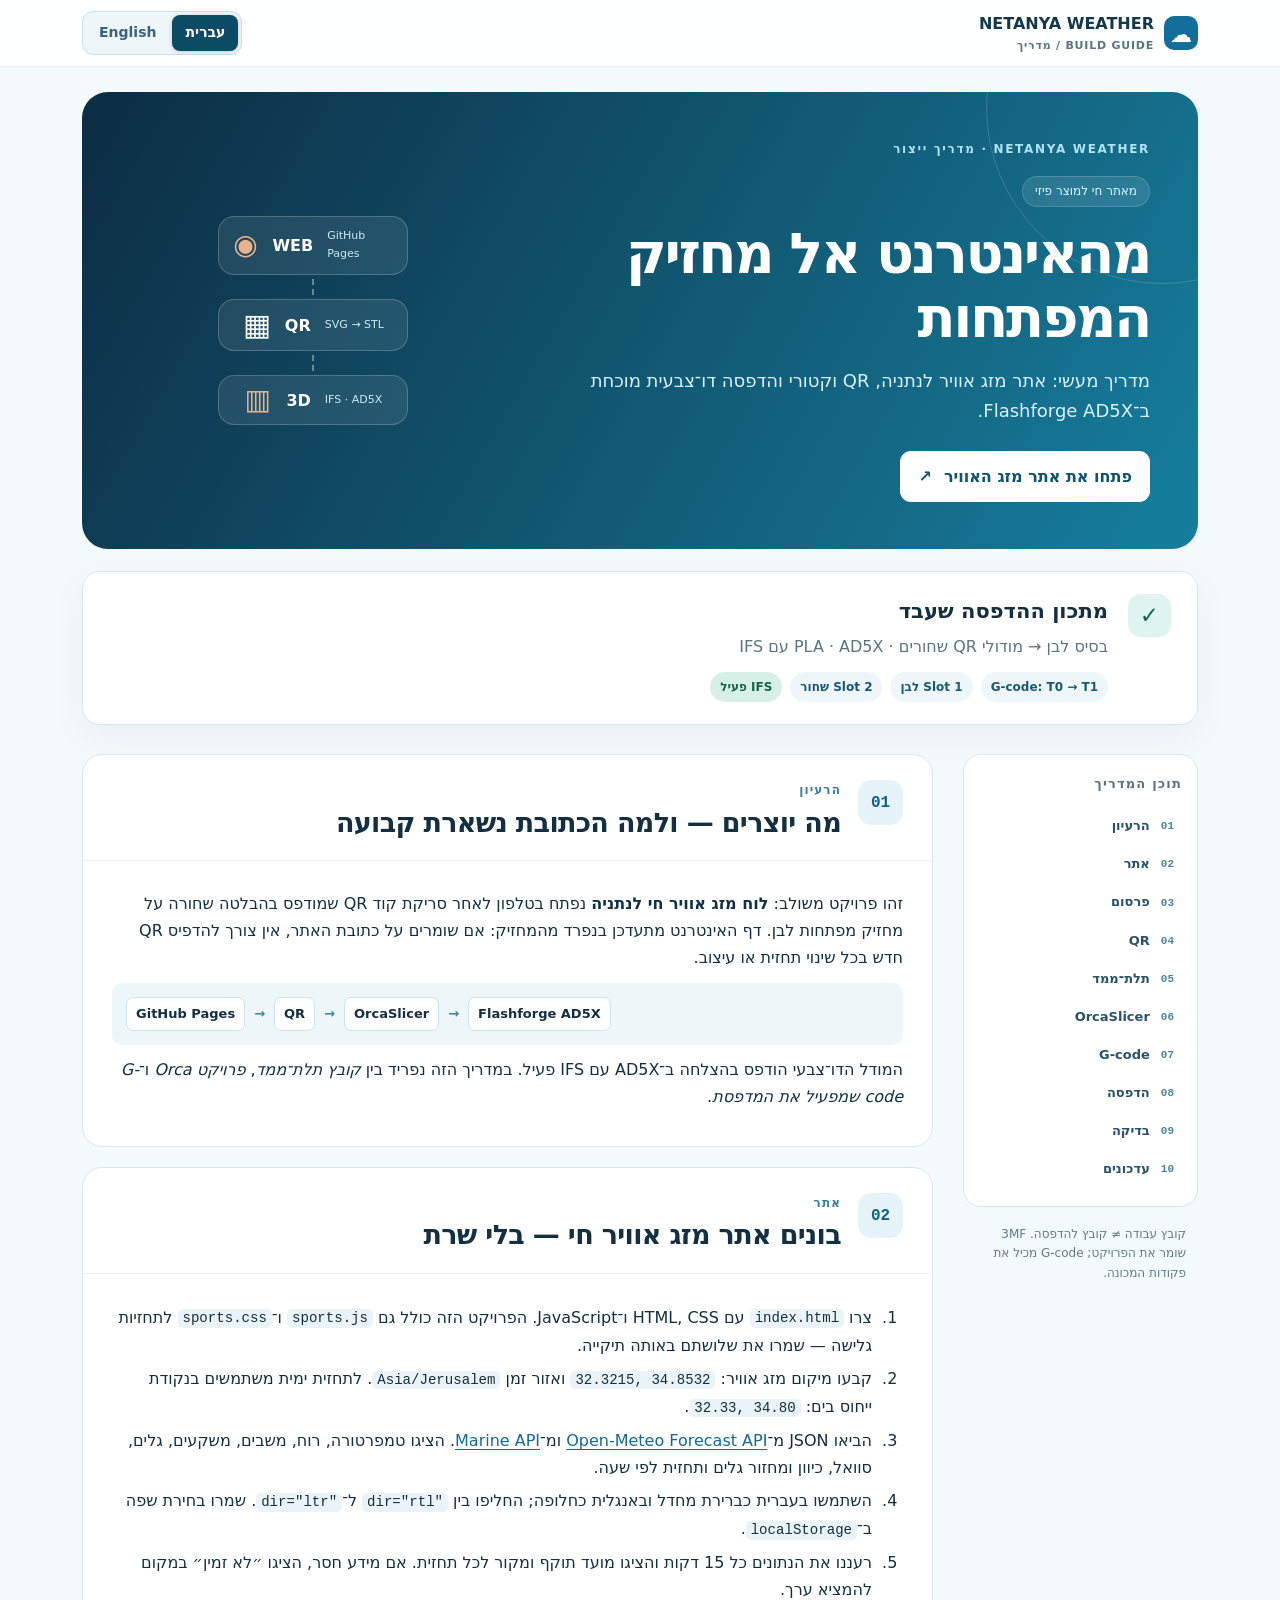
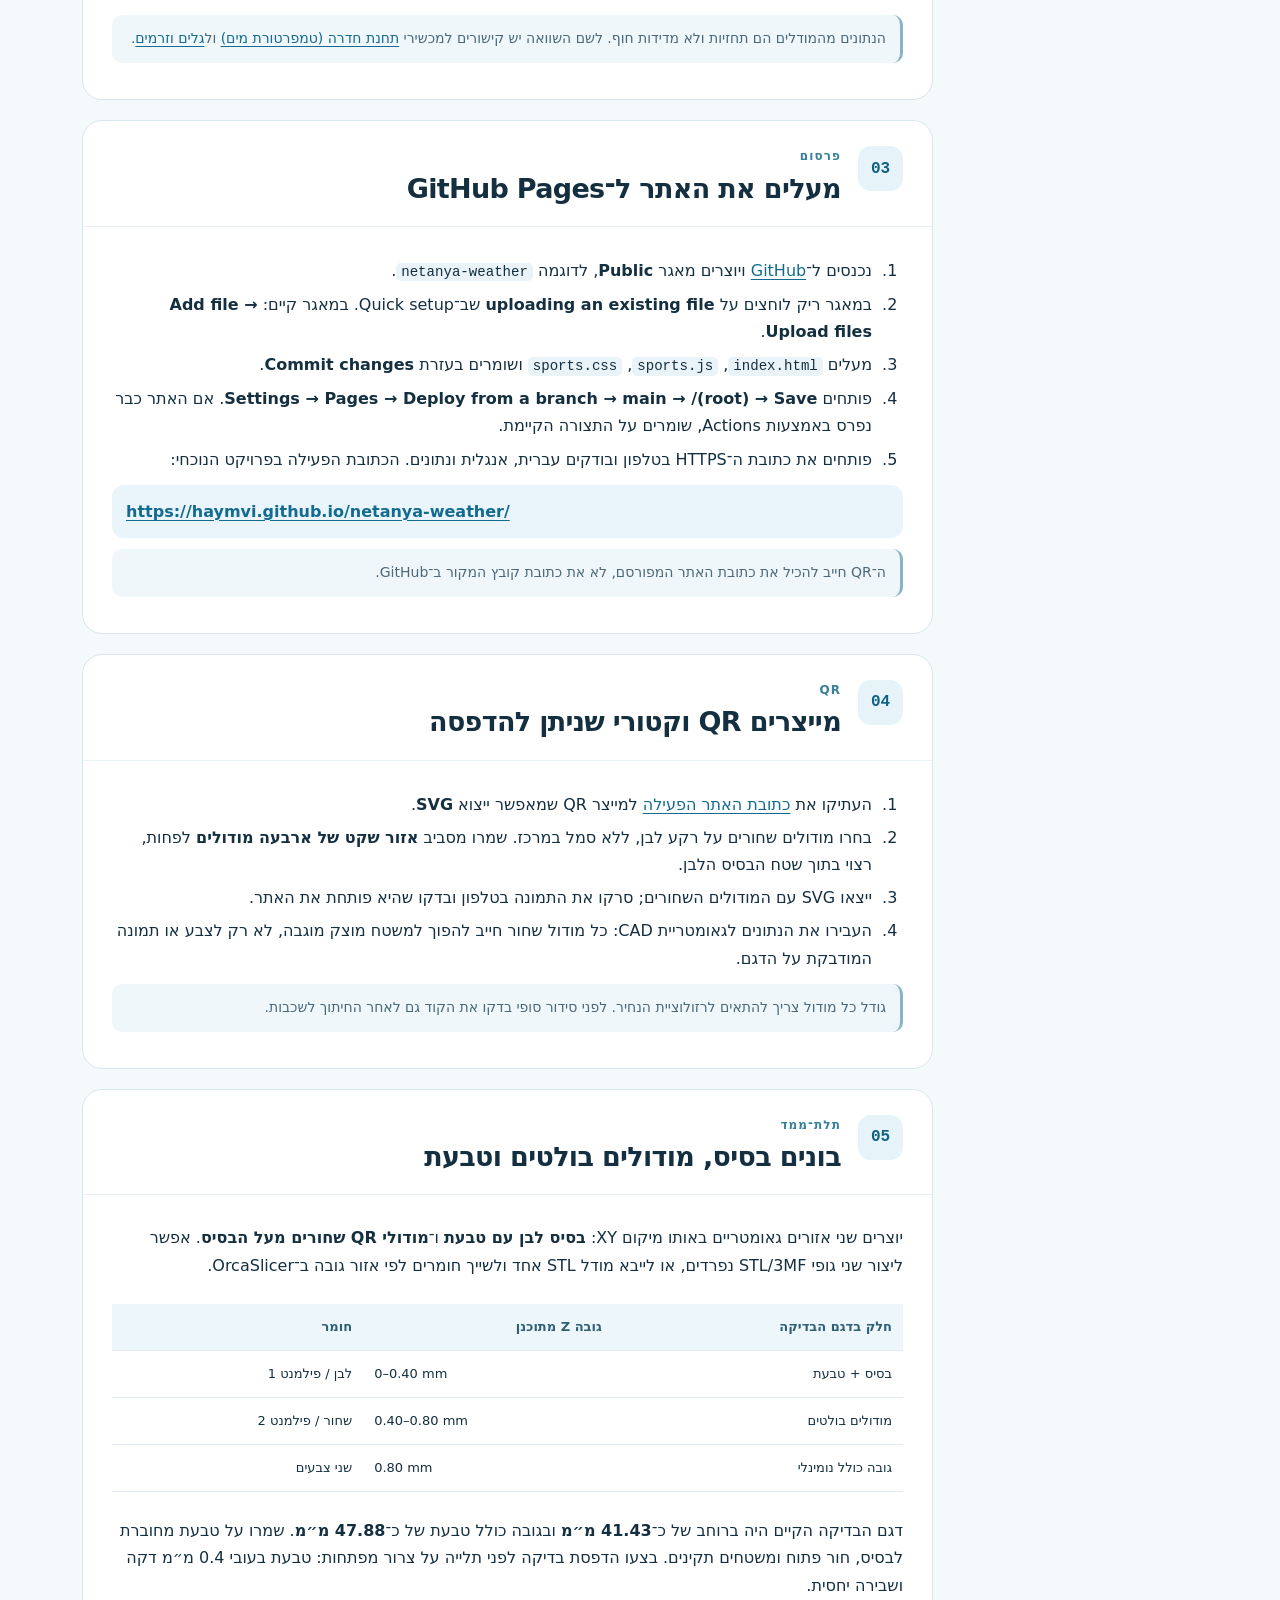
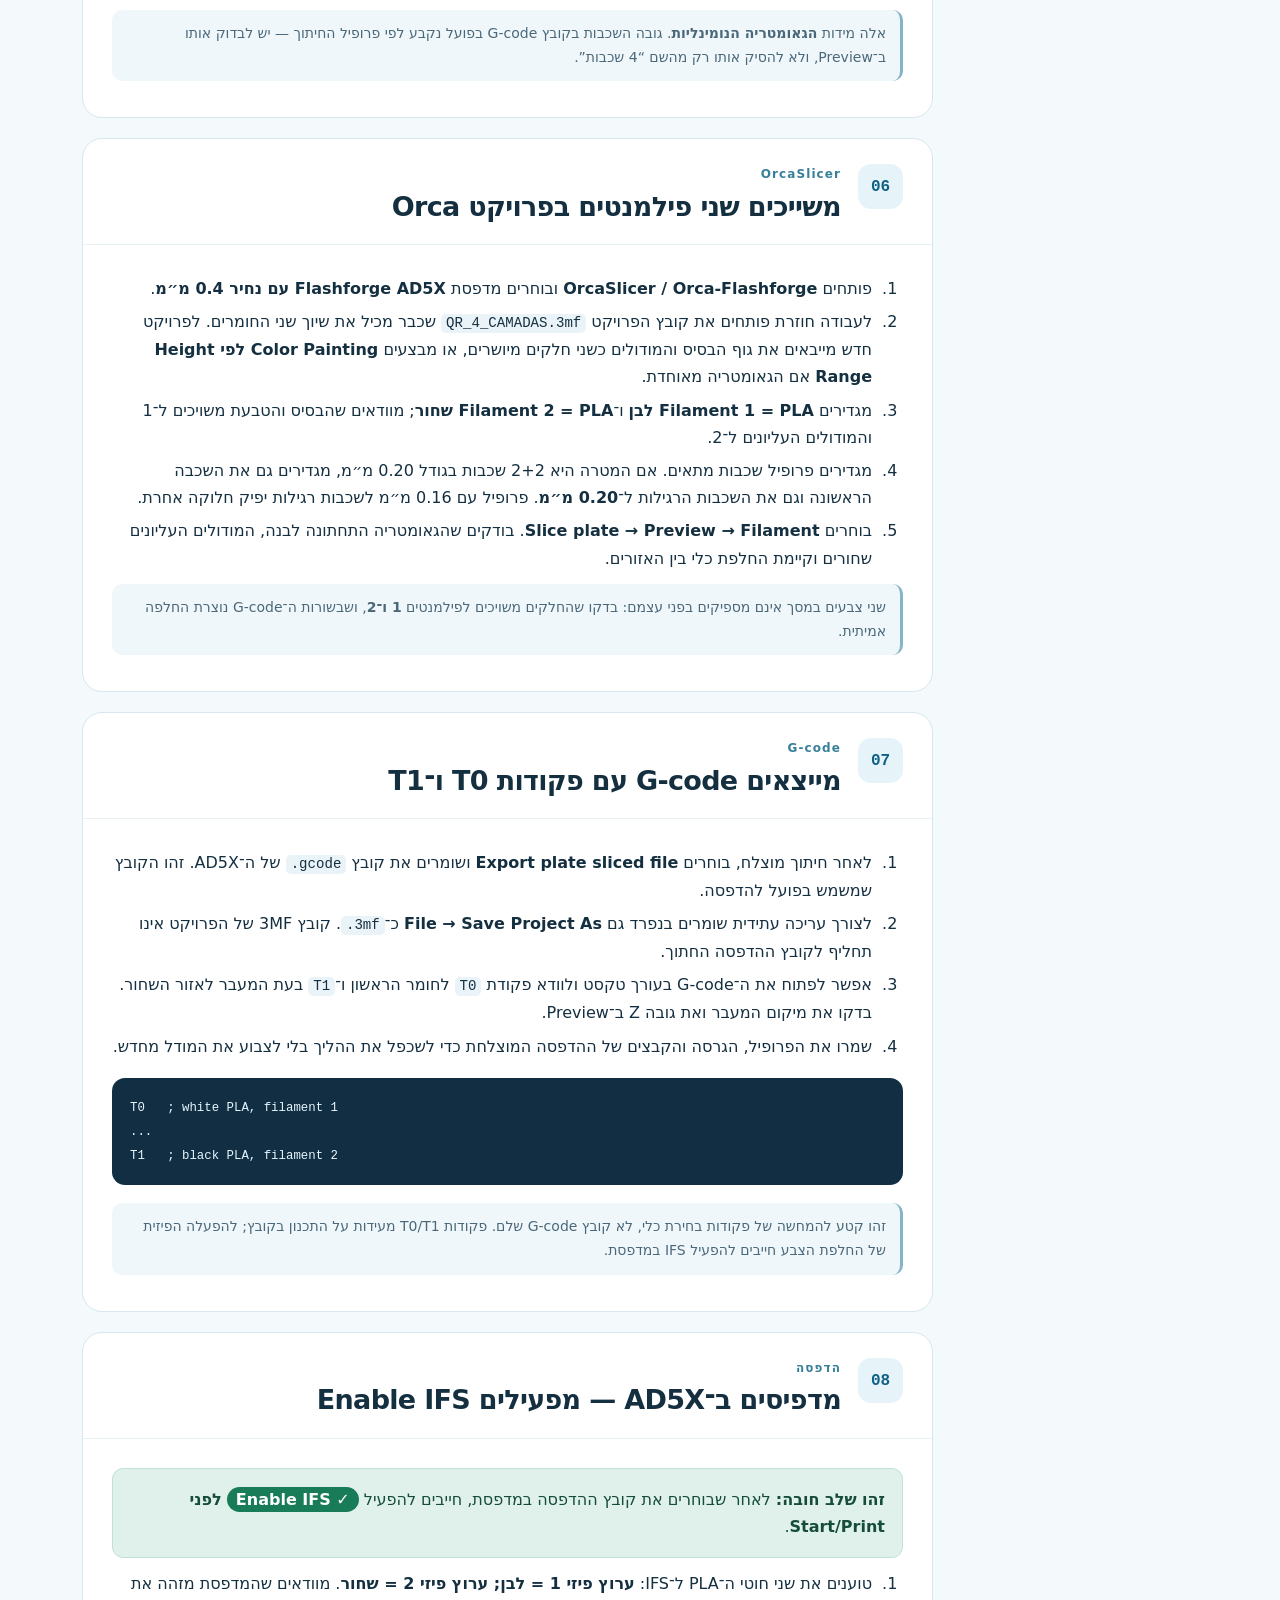
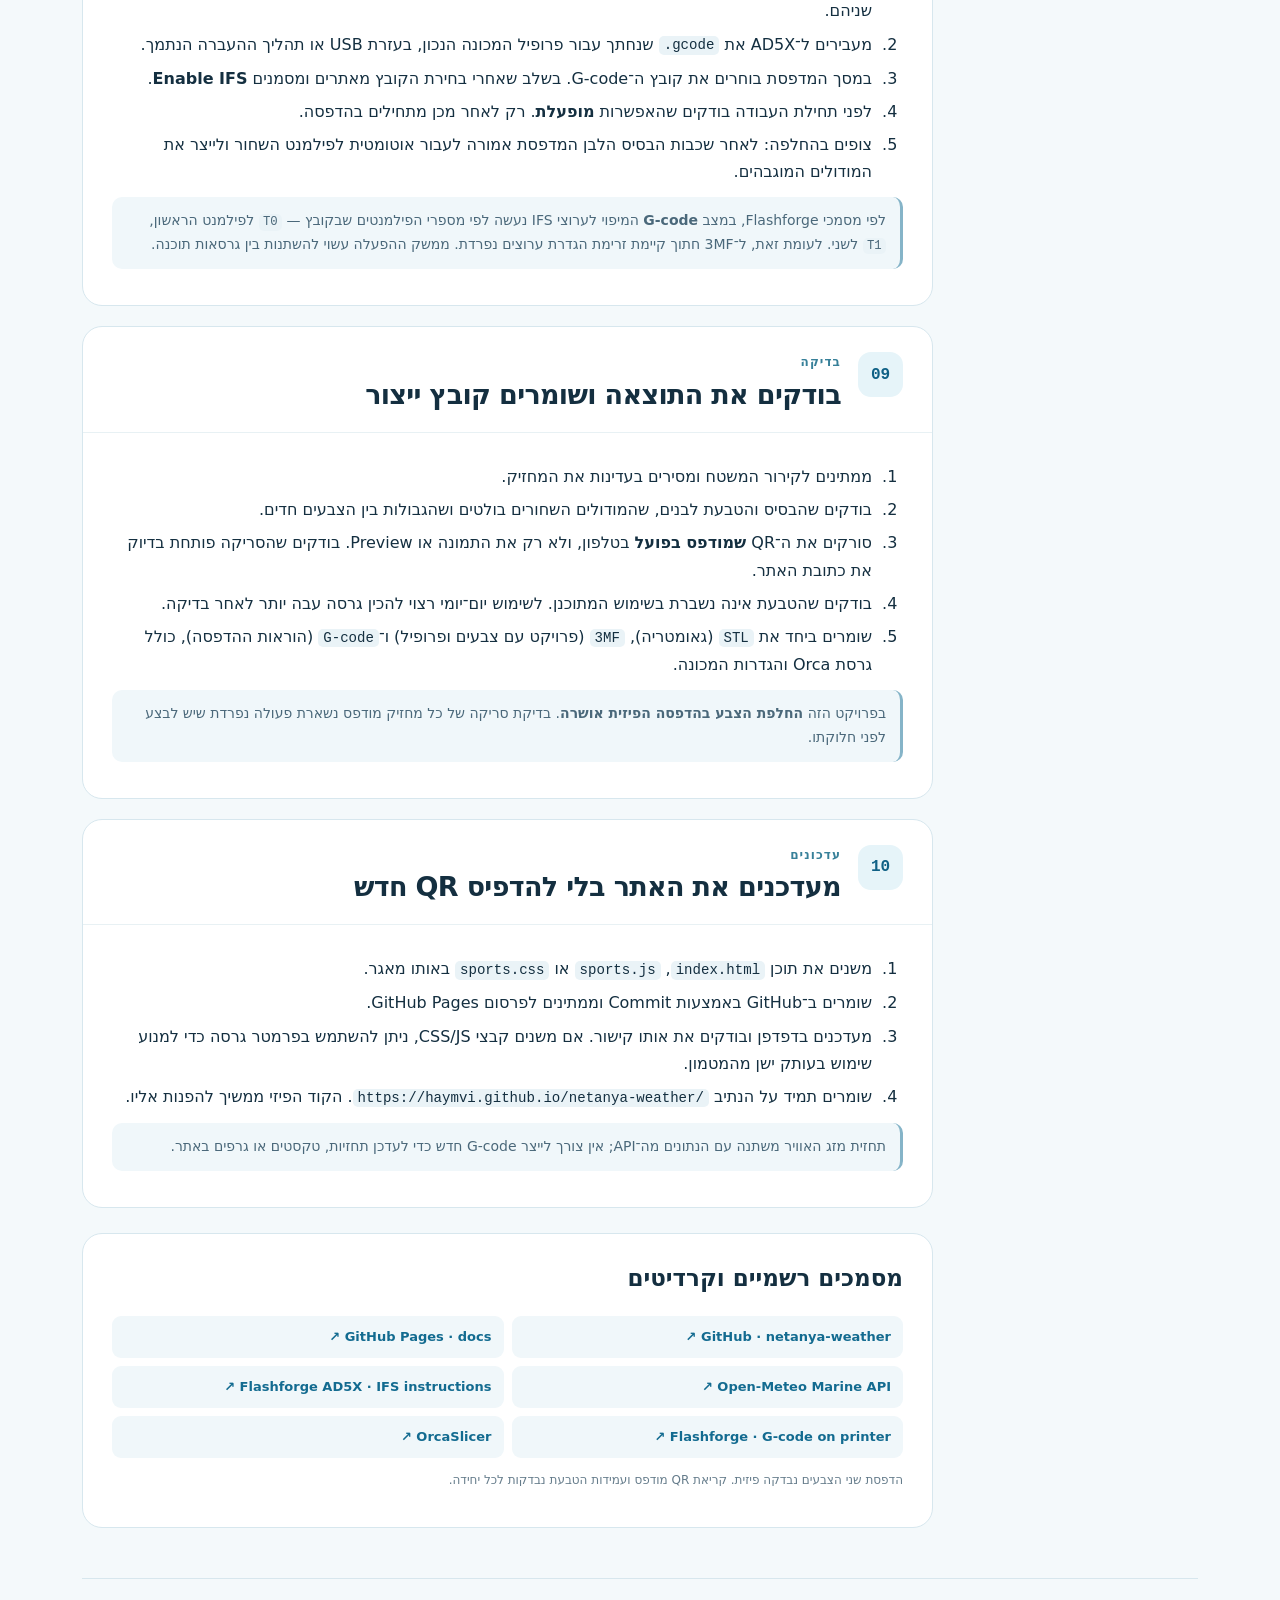
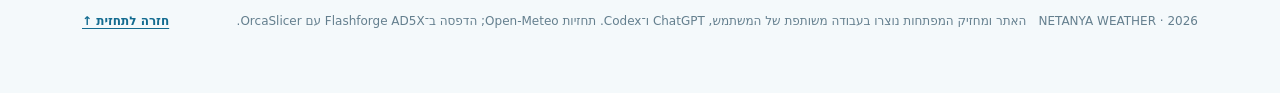
<file: how-it-was-made.html>
<!doctype html><html lang="he" dir="rtl"><head><meta charset="utf-8"><meta name="viewport" content="width=device-width,initial-scale=1"><title>Netanya Weather — HOWTO</title></head><body><p><a id="guide" href="howto.html">איך זה נוצר · How this was made</a></p><script>const u=new URL('howto.html',location.href);u.search=location.search;u.hash=location.hash;location.replace(u.href);</script></body></html>
</file>
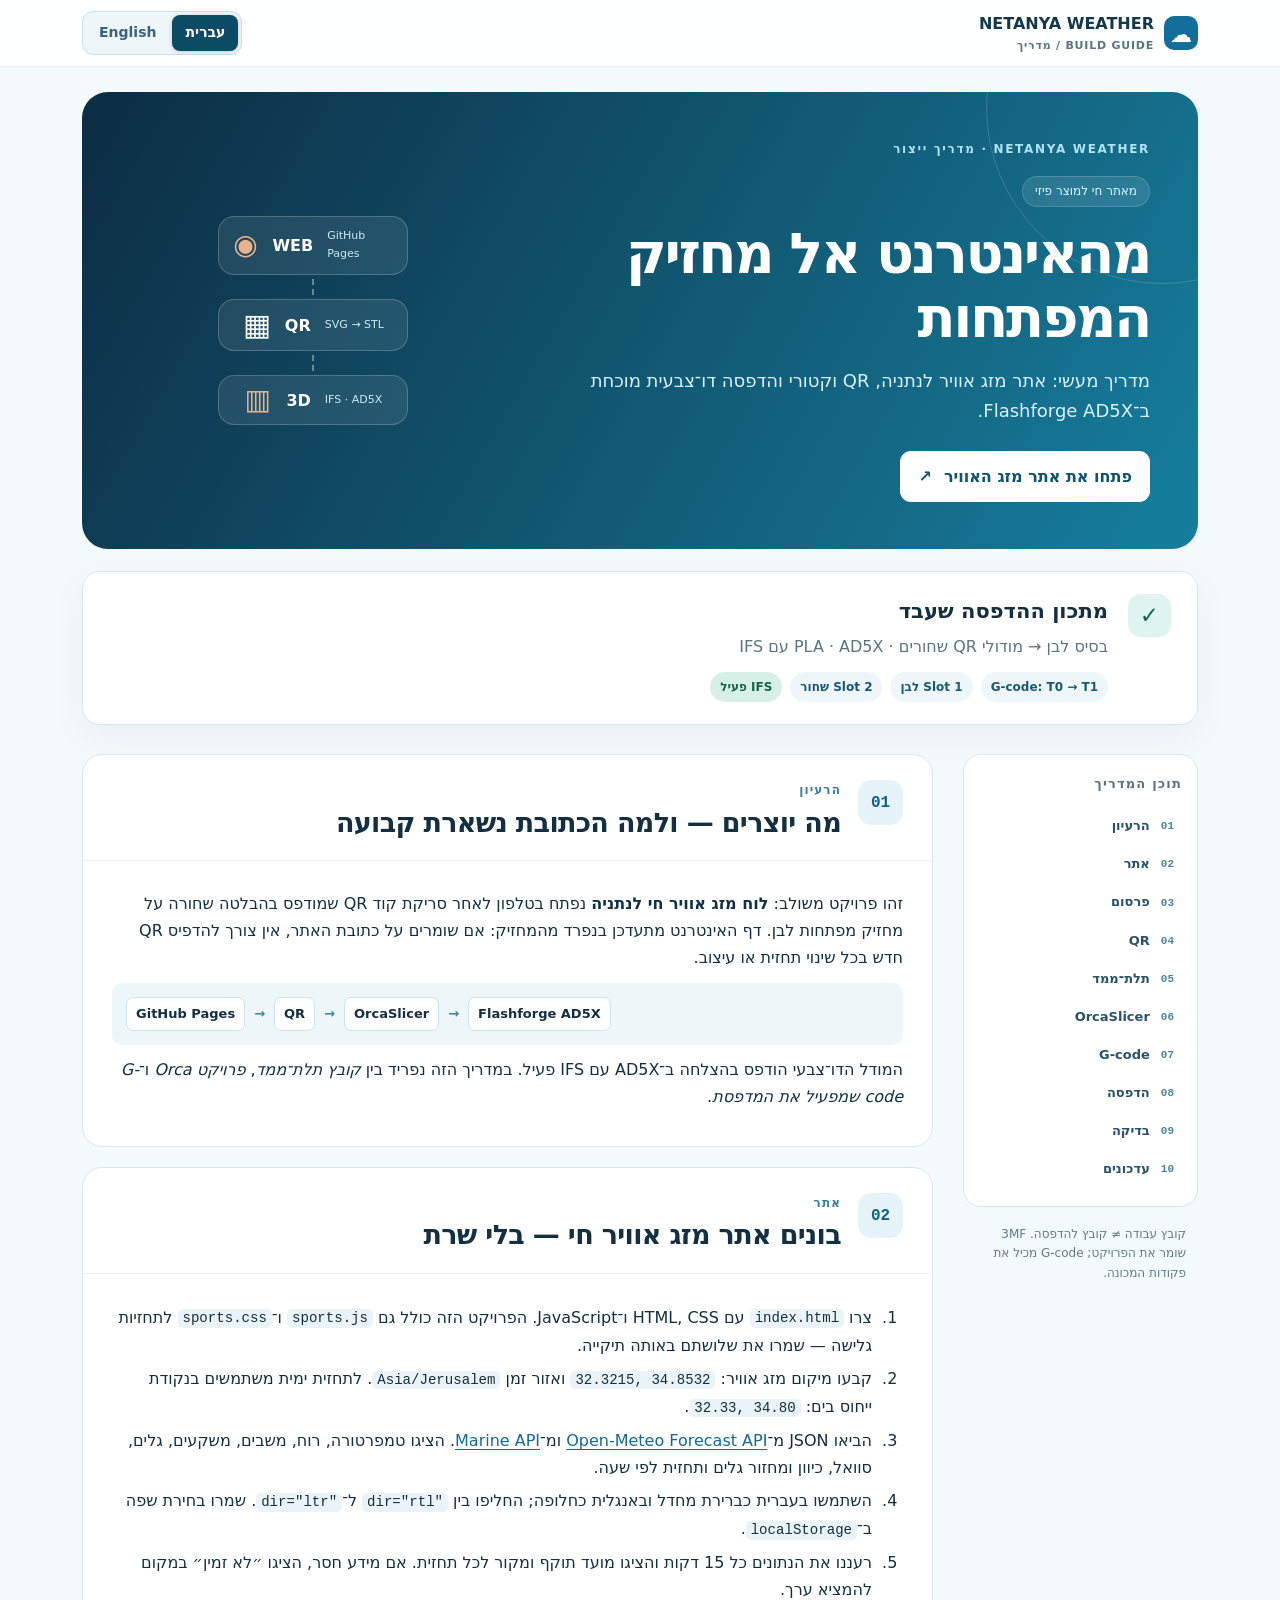
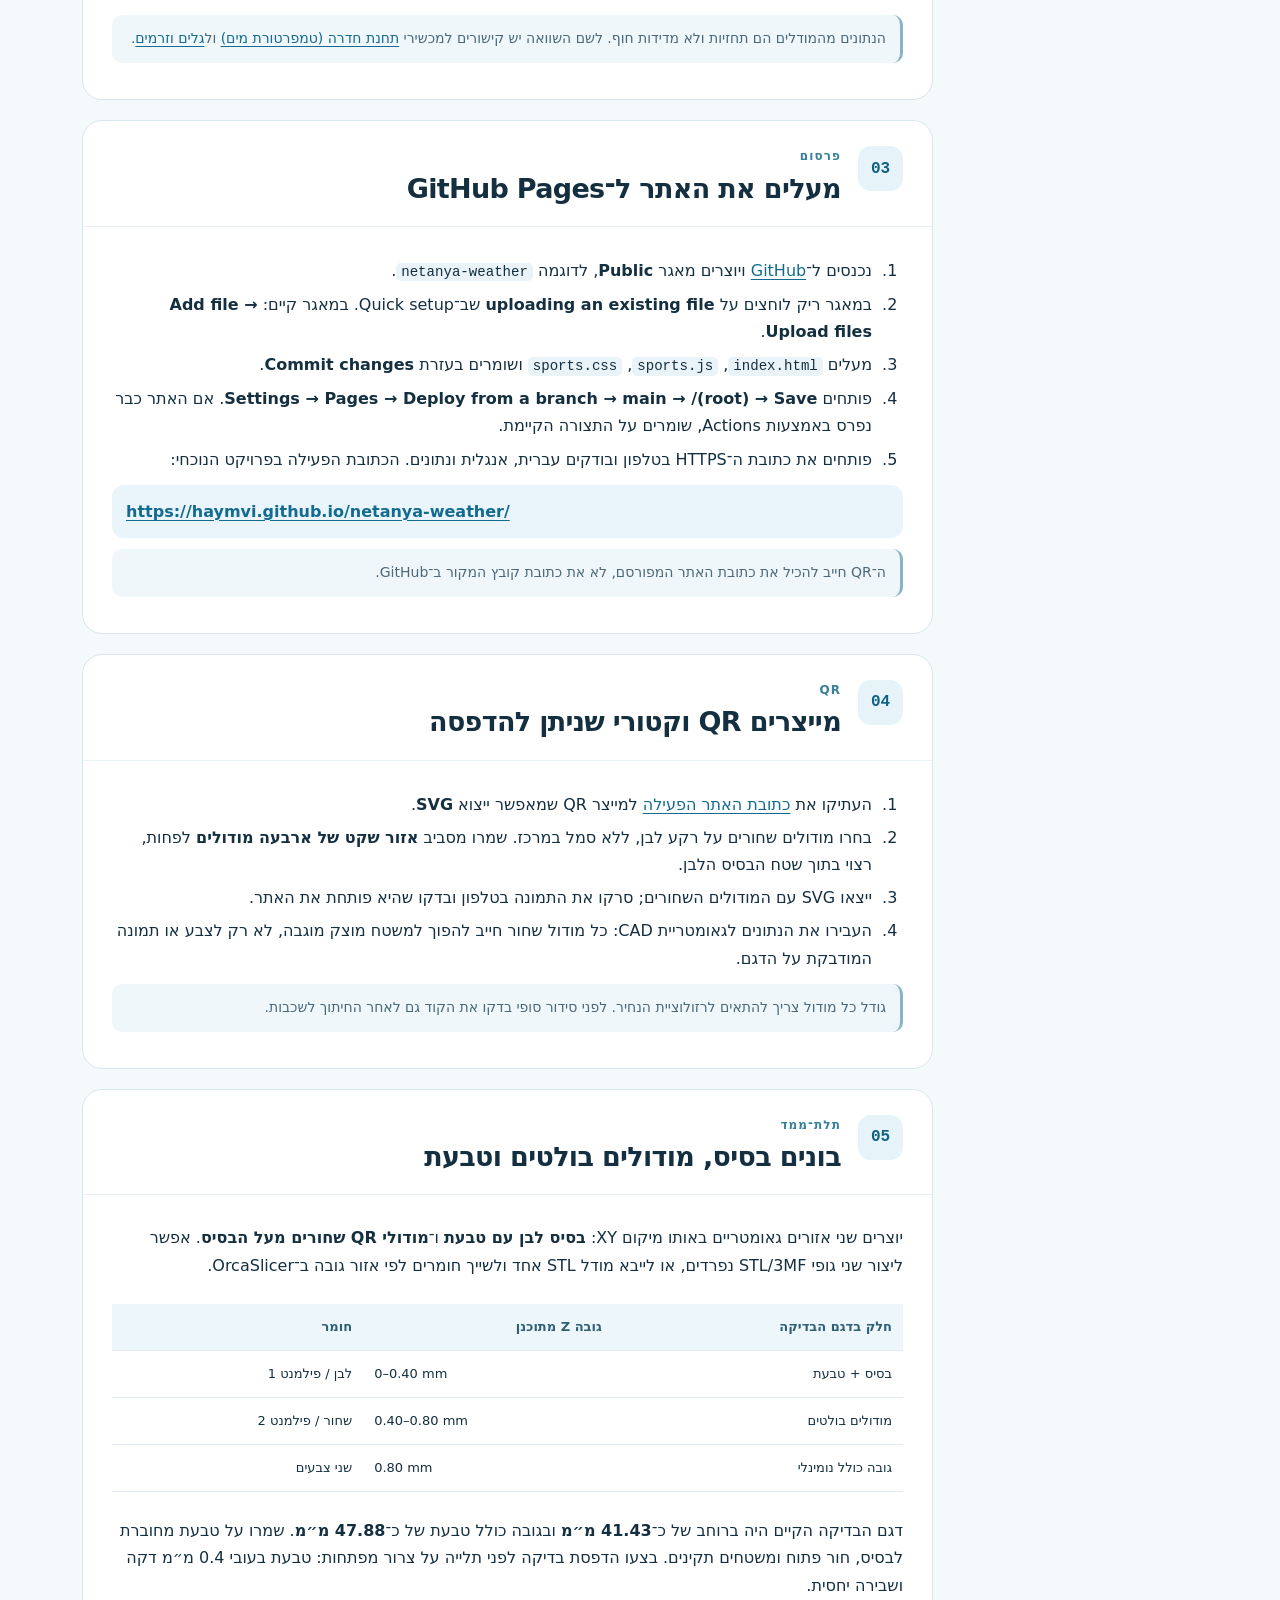
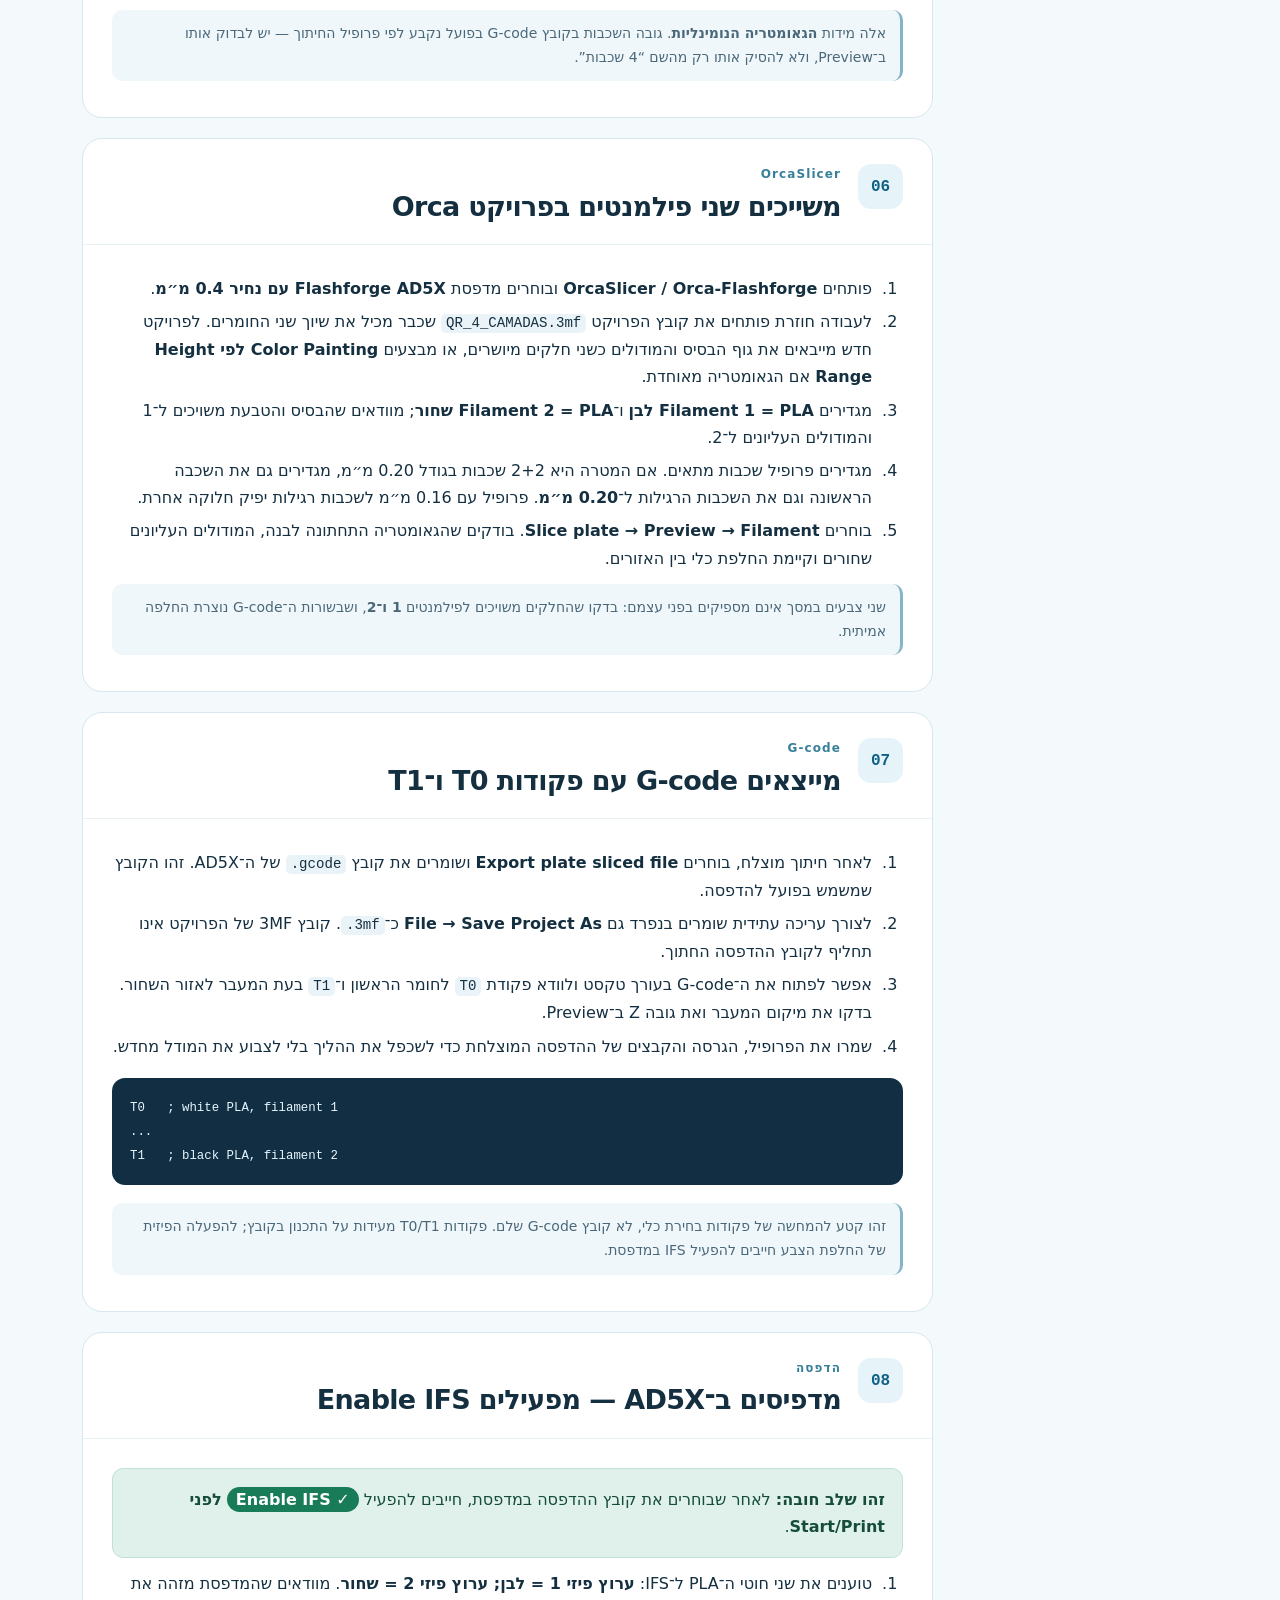
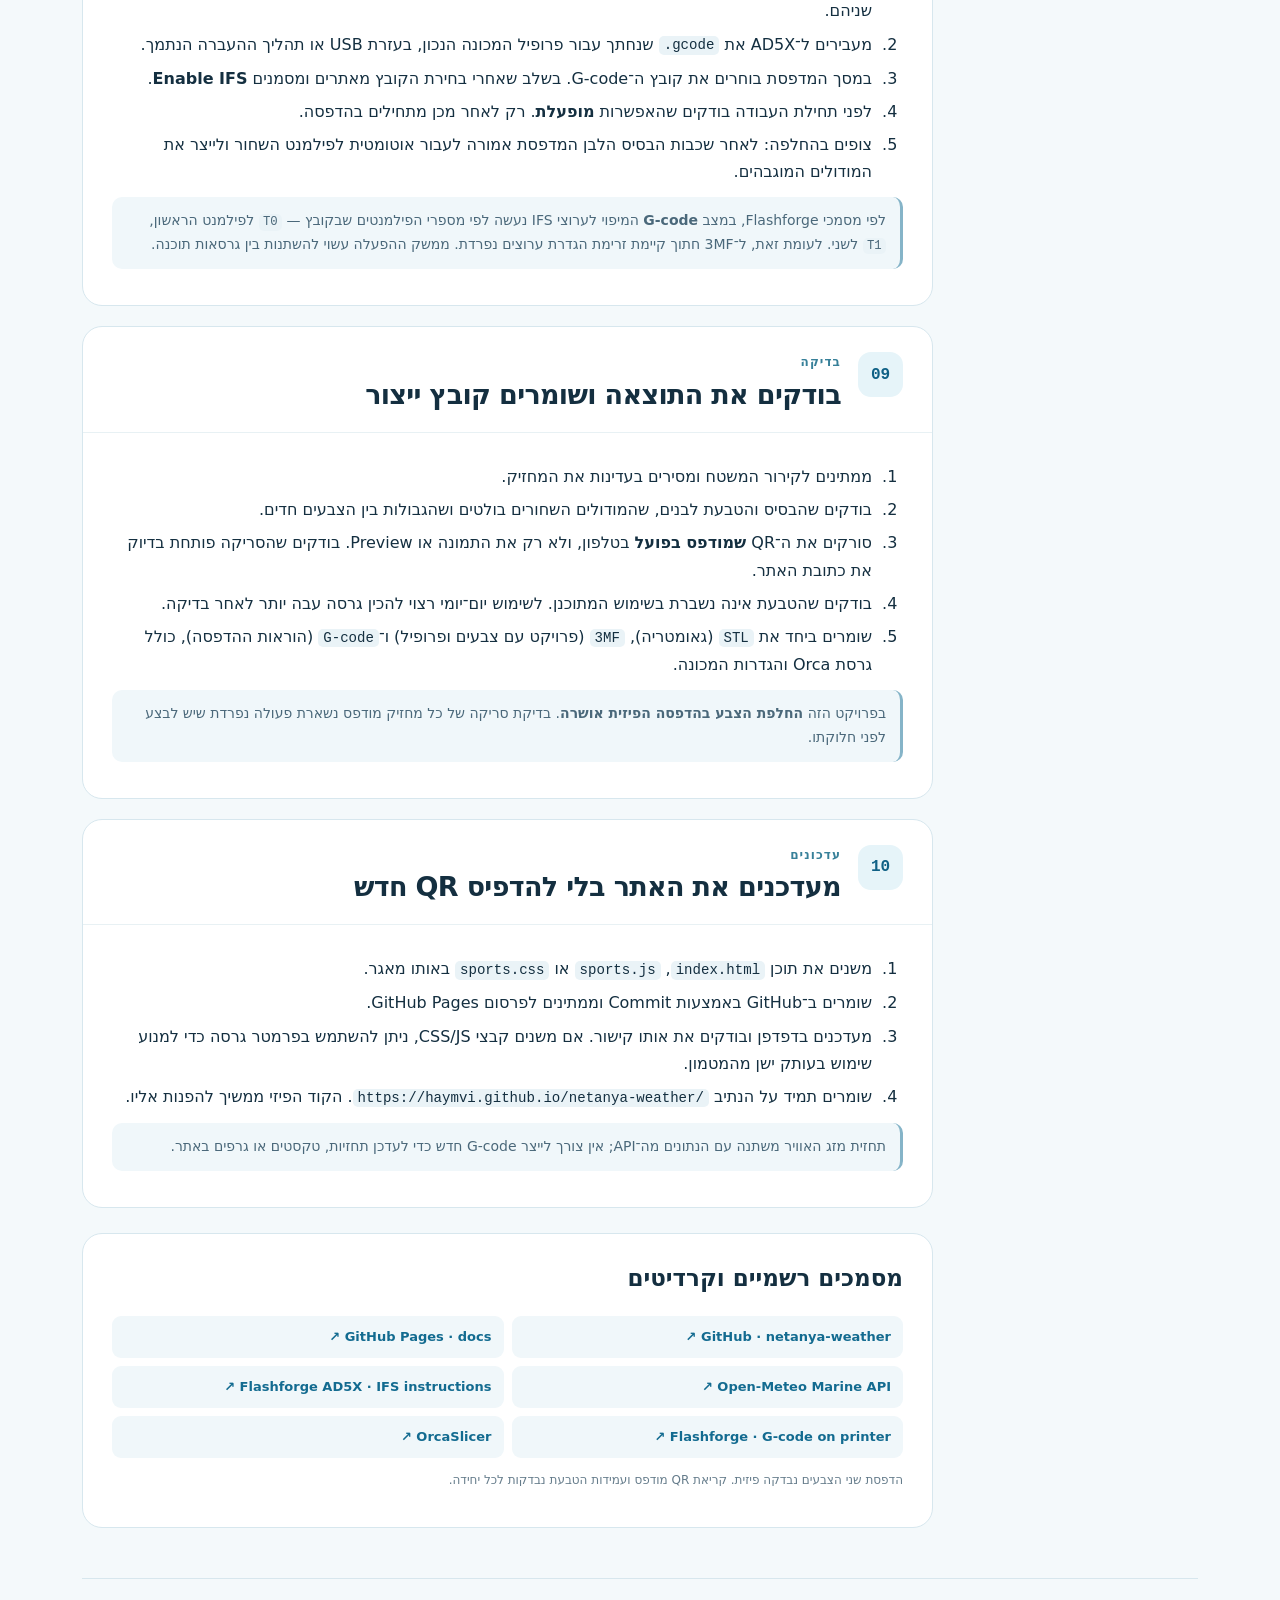
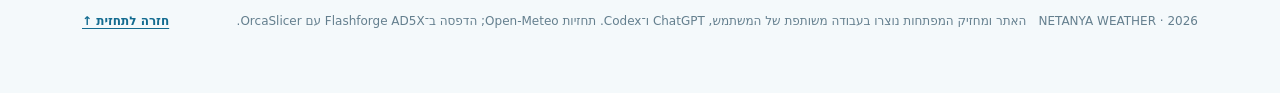
<file: howto.html>
<!doctype html>
<html lang="he" dir="rtl">
<head><meta charset="utf-8"><meta name="viewport" content="width=device-width,initial-scale=1">
<meta name="description" content="How to build the bilingual Netanya weather dashboard and successfully print a two-colour QR keyring with Flashforge AD5X IFS">
<meta name="theme-color" content="#0b293a">
<title>איך זה נוצר | Netanya Weather</title>
<style>:root{--navy:#0b293a;--blue:#136b90;--sky:#ddf0f6;--ink:#142f40;--muted:#5c7482;--line:#d7e7ee;--canvas:#f4f9fb;--card:#fff;--orange:#ef9f61;--green:#236e69}
*{box-sizing:border-box}html{scroll-behavior:smooth}body{margin:0;font-family:system-ui,-apple-system,"Segoe UI",Arial,sans-serif;background:var(--canvas);color:var(--ink);font-size:16px;line-height:1.7}a{color:var(--blue);text-decoration-thickness:1px;text-underline-offset:3px}a:hover{color:#074965}a:focus-visible,button:focus-visible{outline:3px solid #e78641;outline-offset:3px;border-radius:3px}
button{font:inherit;cursor:pointer}code,pre{direction:ltr;unicode-bidi:isolate;font-family:ui-monospace,SFMono-Regular,Consolas,monospace;font-size:.88em}code{border-radius:5px;padding:.1em .35em;background:#eaf3f7;overflow-wrap:anywhere}pre{white-space:pre-wrap;background:#122e43;color:#e6f6ff;border-radius:13px;padding:18px;margin:18px 0;overflow:auto}pre code{background:transparent;color:inherit;padding:0}p,ol,ul{margin:12px 0}li{padding-inline-start:5px;margin:6px 0}
.sitebar{border-bottom:1px solid #e2ecf1;background:rgba(255,255,255,.94)}.sitebar-inner{max-width:1160px;margin:auto;min-height:66px;padding:10px 22px;display:flex;align-items:center;justify-content:space-between;gap:14px}.brand{display:flex;align-items:center;gap:10px;color:#13374c;font-weight:800;text-decoration:none}.brand-icon{width:34px;height:34px;border-radius:10px;background:#126e9a;color:white;display:grid;place-items:center;font-size:22px}.brand small{display:block;font-size:11px;color:var(--muted);letter-spacing:.07em;font-weight:700}.lang-switch{display:flex;border:1px solid #cadee8;border-radius:11px;padding:3px;background:#eef6f9;gap:3px}.lang-switch button{border:0;background:transparent;color:#3a6479;border-radius:8px;padding:6px 13px;font-size:14px;font-weight:800}.lang-switch button[aria-pressed=true]{background:#0c4b65;color:#fff;box-shadow:0 1px 4px #113a4b35}
.lang-page{max-width:1160px;margin:0 auto;padding:25px 22px 0}.hero{position:relative;border-radius:26px;overflow:hidden;background:linear-gradient(120deg,#0c2c42 0%,#125e79 60%,#167e9e 100%);color:white;display:grid;grid-template-columns:1.7fr 1fr;align-items:center;min-height:360px;padding:47px 48px;gap:30px}.hero::after{content:"";position:absolute;border:1px solid #ffffff29;width:350px;height:350px;border-radius:50%;right:-140px;top:-160px;pointer-events:none}.hero-text{position:relative;z-index:1}.overline{letter-spacing:.14em;text-transform:uppercase;color:#aee2f5;font-size:12px;font-weight:850}.small-pill{display:inline-flex;background:#ffffff1b;border:1px solid #ffffff28;color:#ddf5ff;border-radius:100px;padding:4px 12px;margin:17px 0 0;font-size:12px}.hero h1{font-size:clamp(32px,4.5vw,56px);line-height:1.15;letter-spacing:-.045em;margin:15px 0}.hero .lead{font-size:clamp(15px,1.6vw,18px);line-height:1.7;color:#d8f1ff;max-width:650px}.hero-link{margin-top:12px;display:inline-flex;gap:12px;align-items:center;border-radius:11px;padding:12px 18px;background:white;color:#0f536c;text-decoration:none;font-weight:850}.hero-link:hover{color:#09374f;background:#eaf8fc}.hero-process{position:relative;z-index:1;display:flex;flex-direction:column;align-items:center;gap:4px}.process-node{display:flex;align-items:center;justify-content:center;gap:14px;background:#ffffff16;border:1px solid #ffffff35;border-radius:16px;width:190px;padding:10px 14px;direction:ltr}.process-node b{font-size:16px}.process-node small{font-size:11px;color:#c8ebf8}.process-icon{font-size:28px;line-height:1;color:#e8b28b;width:28px}.process-connector{height:16px;border-inline-start:2px dashed #ffffff60}.qrmark{font-size:30px;color:#fff}
.summary{display:flex;gap:20px;background:white;border:1px solid var(--line);border-radius:18px;box-shadow:0 12px 35px #1044610d;padding:22px 26px;margin:22px 0 29px}.summary-icon{font-size:23px;display:grid;place-items:center;flex:0 0 43px;height:43px;background:#e0f4ef;color:#126951;border-radius:13px;font-weight:900}.summary h2{font-size:21px;margin:0 0 3px}.summary p{margin:0;color:var(--muted)}.chips{display:flex;flex-wrap:wrap;gap:8px;margin-top:12px}.chips span,.chips strong{display:inline-flex;background:#eef6f9;color:#175a74;border-radius:100px;padding:5px 10px;font-size:12px;font-weight:750}.chips strong{background:#d7f0e7;color:#16634b}
.layout{display:grid;grid-template-columns:235px minmax(0,1fr);gap:30px;align-items:start}.sidebar{position:sticky;top:18px}.sidebar nav{background:white;border:1px solid var(--line);border-radius:18px;padding:18px 15px}.sidebar h2{font-size:13px;letter-spacing:.09em;text-transform:uppercase;margin:0 0 12px;color:var(--muted)}.sidebar ol{list-style:none;padding:0;margin:0}.sidebar li{margin:0;padding:0}.sidebar a{display:flex;gap:11px;align-items:center;padding:8px;border-radius:9px;text-decoration:none;font-weight:700;font-size:13px;color:#28536a}.sidebar a:hover{background:#edf6fa}.sidebar a span{font:700 11px ui-monospace,monospace;color:#4f8498}.sidebar-foot{color:#607b88;font-size:12px;padding:6px 12px;line-height:1.6}
.chapters{min-width:0}.step{background:white;border:1px solid var(--line);border-radius:20px;margin:0 0 20px;overflow:hidden;scroll-margin-top:18px}.step-heading{display:flex;align-items:flex-start;gap:17px;border-bottom:1px solid #e8f1f4;padding:25px 29px 19px}.step-heading .index{flex:none;width:45px;height:45px;display:grid;place-items:center;border-radius:13px;background:#e6f4f9;color:#106186;font:bold 16px ui-monospace,monospace}.step-heading .kicker{font-size:12px;font-weight:900;letter-spacing:.09em;color:#378099}.step-heading h2{font-size:clamp(20px,2.4vw,27px);line-height:1.35;margin:4px 0 0;letter-spacing:-.025em}.step-content{padding:18px 29px 25px}.step-content p{margin:11px 0}.step-content ol{padding-inline-start:26px}.note{font-size:14px;color:#4a687a;padding:12px 14px;background:#f0f7fa;border-radius:10px;border-inline-start:3px solid #85b4c8}.urlbox{background:#e9f5fb;padding:13px 14px;border-radius:12px;overflow-wrap:anywhere;direction:ltr;text-align:left}.urlbox a{font-weight:850}.flow{display:flex;align-items:center;flex-wrap:wrap;gap:9px;padding:14px;background:#edf7fa;border-radius:10px;direction:ltr;font-size:13px}.flow span{background:white;border:1px solid #cee3ed;border-radius:7px;padding:5px 9px;font-weight:800}.flow b{color:#3885a4}.tablewrap{overflow-x:auto}table{width:100%;border-collapse:collapse;min-width:400px;font-size:13px;margin:14px 0}th,td{padding:12px 11px;text-align:start;border-bottom:1px solid #dfebf0}th{background:#edf6fa;color:#2f6076}.critical-intro{background:#e0f1eb;color:#154c3a;padding:17px;border-radius:11px;border:1px solid #bfe2d4}.pill{white-space:nowrap;background:#187c59;color:white;padding:3px 9px;border-radius:100px;font-weight:850;direction:ltr}
.sources{background:#fff;border:1px solid var(--line);border-radius:20px;padding:25px 29px;margin:25px 0}.sources h2{margin:0 0 18px;font-size:23px}.references{display:grid;grid-template-columns:repeat(2,minmax(0,1fr));gap:8px}.references a{background:#f0f7fa;text-decoration:none;padding:10px 12px;border-radius:9px;font-weight:700;font-size:13px}.references a:hover{background:#deeff7}.fine{font-size:12px;color:#657c8b}footer{display:flex;align-items:center;gap:12px;flex-wrap:wrap;border-top:1px solid var(--line);margin:25px 0 40px;padding:20px 0;font-size:12px;color:#647f8e}footer p{flex:1 1 500px}footer a{font-weight:800}
[hidden]{display:none!important}
@media(max-width:850px){.hero{grid-template-columns:1fr;gap:18px;min-height:0;padding:34px 30px}.hero-process{flex-direction:row;gap:7px;flex-wrap:wrap;justify-content:flex-start}.process-node{width:auto}.process-connector{height:0;width:14px;border-bottom:2px dashed #ffffff66}.layout{grid-template-columns:1fr}.sidebar{position:static}.sidebar nav{padding:16px}.sidebar ol{display:flex;flex-wrap:wrap;gap:4px}.sidebar a{padding:7px}.sidebar-foot{display:none}}
@media(max-width:520px){.sitebar-inner{padding:9px 16px}.brand small{display:none}.brand{font-size:13px}.lang-page{padding:15px 12px 0}.hero{padding:26px 22px;border-radius:18px}.hero h1{font-size:34px}.hero-process{display:none}.summary{padding:18px;gap:12px}.summary h2{font-size:18px}.step-heading{padding:21px 20px 16px;gap:12px}.step-heading h2{font-size:21px}.step-heading .index{width:39px;height:39px}.step-content{padding:13px 20px 20px}.sources{padding:22px 18px}.references{grid-template-columns:1fr}.chips{gap:6px}.sidebar{display:none}table{font-size:12px}th,td{padding:9px}}
@media(prefers-reduced-motion:reduce){html{scroll-behavior:auto}}
</style></head>
<body>
<header class="sitebar"><div class="sitebar-inner"><a class="brand" href="index.html?lang=he" id="homeLink"><span class="brand-icon" aria-hidden="true">☁</span><span>NETANYA WEATHER <small>BUILD GUIDE / מדריך</small></span></a><div class="lang-switch" role="group" aria-label="Select language / בחירת שפה"><button type="button" id="he" aria-pressed="true">עברית</button><button type="button" id="en" aria-pressed="false">English</button></div></div></header>
<main><div class="lang-page" data-lang="he" >
<div class="hero">
<div class="hero-text"><div class="overline">NETANYA WEATHER · מדריך ייצור</div><div class="small-pill">מאתר חי למוצר פיזי</div><h1>מהאינטרנט אל מחזיק המפתחות</h1><p class="lead">מדריך מעשי: אתר מזג אוויר לנתניה, QR וקטורי והדפסה דו־צבעית מוכחת ב־Flashforge AD5X.</p><a class="hero-link" href="index.html?lang=he">פתחו את אתר מזג האוויר <span aria-hidden="true">↗</span></a></div>
<div class="hero-process" aria-label="Website to QR to print"><div class="process-node"><span class="process-icon">◉</span><b>WEB</b><small>GitHub Pages</small></div><div class="process-connector"></div><div class="process-node"><span class="process-icon qrmark" aria-hidden="true">▦</span><b>QR</b><small>SVG → STL</small></div><div class="process-connector"></div><div class="process-node"><span class="process-icon">▥</span><b>3D</b><small>IFS · AD5X</small></div></div>
</div>
<div class="summary"><div class="summary-icon">✓</div><div><h2>מתכון ההדפסה שעבד</h2><p>בסיס לבן → מודולי QR שחורים · PLA · AD5X עם IFS</p><div class="chips"><span>G-code: T0 → T1</span><span>Slot 1 לבן</span><span>Slot 2 שחור</span><strong>IFS פעיל</strong></div></div></div>
<div class="layout"><aside class="sidebar"><nav aria-label="תוכן המדריך"><h2>תוכן המדריך</h2><ol><li><a href="#overview-he"><span>01</span>הרעיון</a></li><li><a href="#site-he"><span>02</span>אתר</a></li><li><a href="#publish-he"><span>03</span>פרסום</a></li><li><a href="#qr-he"><span>04</span>QR</a></li><li><a href="#cad-he"><span>05</span>תלת־ממד</a></li><li><a href="#orca-he"><span>06</span>OrcaSlicer</a></li><li><a href="#gcode-he"><span>07</span>G-code</a></li><li><a href="#print-he"><span>08</span>הדפסה</a></li><li><a href="#validate-he"><span>09</span>בדיקה</a></li><li><a href="#maintain-he"><span>10</span>עדכונים</a></li></ol></nav><p class="sidebar-foot">קובץ עבודה ≠ קובץ להדפסה. 3MF שומר את הפרויקט; G-code מכיל את פקודות המכונה.</p></aside>
<div class="chapters"><section class="step" id="overview-he" aria-labelledby="overview-title-he">
   <header class="step-heading"><span class="index">01</span><div><div class="kicker">הרעיון</div><h2 id="overview-title-he">מה יוצרים — ולמה הכתובת נשארת קבועה</h2></div></header>
   <div class="step-content"><p>זהו פרויקט משולב: <strong>לוח מזג אוויר חי לנתניה</strong> נפתח בטלפון לאחר סריקת קוד QR שמודפס בהבלטה שחורה על מחזיק מפתחות לבן. דף האינטרנט מתעדכן בנפרד מהמחזיק: אם שומרים על כתובת האתר, אין צורך להדפיס QR חדש בכל שינוי תחזית או עיצוב.</p><div class="flow"><span>GitHub Pages</span><b>→</b><span>QR</span><b>→</b><span>OrcaSlicer</span><b>→</b><span>Flashforge AD5X</span></div><p>המודל הדו־צבעי הודפס בהצלחה ב־AD5X עם IFS פעיל. במדריך הזה נפריד בין <em>קובץ תלת־ממד</em>, <em>פרויקט Orca</em> ו־<em>G-code שמפעיל את המדפסת</em>.</p></div></section>
<section class="step" id="site-he" aria-labelledby="site-title-he">
   <header class="step-heading"><span class="index">02</span><div><div class="kicker">אתר</div><h2 id="site-title-he">בונים אתר מזג אוויר חי — בלי שרת</h2></div></header>
   <div class="step-content"><ol><li>צרו <code>index.html</code> עם HTML, CSS ו־JavaScript. הפרויקט הזה כולל גם <code>sports.js</code> ו־<code>sports.css</code> לתחזיות גלישה — שמרו את שלושתם באותה תיקייה.</li><li>קבעו מיקום מזג אוויר: <code>32.3215, 34.8532</code> ואזור זמן <code>Asia/Jerusalem</code>. לתחזית ימית משתמשים בנקודת ייחוס בים: <code>32.33, 34.80</code>.</li><li>הביאו JSON מ־<a target="_blank" rel="noopener noreferrer" href="https://open-meteo.com/en/docs">Open-Meteo Forecast API</a> ומ־<a target="_blank" rel="noopener noreferrer" href="https://open-meteo.com/en/docs/marine-weather-api">Marine API</a>. הציגו טמפרטורה, רוח, משבים, משקעים, גלים, סוואל, כיוון ומחזור גלים ותחזית לפי שעה.</li><li>השתמשו בעברית כברירת מחדל ובאנגלית כחלופה; החליפו בין <code>dir="rtl"</code> ל־<code>dir="ltr"</code>. שמרו בחירת שפה ב־<code>localStorage</code>.</li><li>רעננו את הנתונים כל 15 דקות והציגו מועד תוקף ומקור לכל תחזית. אם מידע חסר, הציגו ״לא זמין״ במקום להמציא ערך.</li></ol><p class="note">הנתונים מהמודלים הם תחזיות ולא מדידות חוף. לשם השוואה יש קישורים למכשירי <a href="https://isramar.ocean.org.il/isramar2009/station/HaderaCTD.aspx" target="_blank" rel="noopener noreferrer">תחנת חדרה (טמפרטורת מים)</a> ול<a href="https://isramar.ocean.org.il/isramar2009/station/HaderaRDI.aspx" target="_blank" rel="noopener noreferrer">גלים וזרמים</a>.</p></div></section>
<section class="step" id="publish-he" aria-labelledby="publish-title-he">
   <header class="step-heading"><span class="index">03</span><div><div class="kicker">פרסום</div><h2 id="publish-title-he">מעלים את האתר ל־GitHub Pages</h2></div></header>
   <div class="step-content"><ol><li>נכנסים ל־<a href="https://github.com" target="_blank" rel="noopener noreferrer">GitHub</a> ויוצרים מאגר <strong>Public</strong>, לדוגמה <code>netanya-weather</code>.</li><li>במאגר ריק לוחצים על <strong>uploading an existing file</strong> שב־Quick setup. במאגר קיים: <strong>Add file → Upload files</strong>.</li><li>מעלים <code>index.html</code>, <code>sports.js</code>, <code>sports.css</code> ושומרים בעזרת <strong>Commit changes</strong>.</li><li>פותחים <strong>Settings → Pages → Deploy from a branch → main → /(root) → Save</strong>. אם האתר כבר נפרס באמצעות Actions, שומרים על התצורה הקיימת.</li><li>פותחים את כתובת ה־HTTPS בטלפון ובודקים עברית, אנגלית ונתונים. הכתובת הפעילה בפרויקט הנוכחי:</li></ol><p class="urlbox"><a href="https://haymvi.github.io/netanya-weather/" target="_blank" rel="noopener noreferrer" dir="ltr">https://haymvi.github.io/netanya-weather/</a></p><p class="note">ה־QR חייב להכיל את כתובת האתר המפורסם, לא את כתובת קובץ המקור ב־GitHub.</p></div></section>
<section class="step" id="qr-he" aria-labelledby="qr-title-he">
   <header class="step-heading"><span class="index">04</span><div><div class="kicker">QR</div><h2 id="qr-title-he">מייצרים QR וקטורי שניתן להדפסה</h2></div></header>
   <div class="step-content"><ol><li>העתיקו את <a href="https://haymvi.github.io/netanya-weather/" target="_blank" rel="noopener noreferrer">כתובת האתר הפעילה</a> למייצר QR שמאפשר ייצוא <strong>SVG</strong>.</li><li>בחרו מודולים שחורים על רקע לבן, ללא סמל במרכז. שמרו מסביב <strong>אזור שקט של ארבעה מודולים</strong> לפחות, רצוי בתוך שטח הבסיס הלבן.</li><li>ייצאו SVG עם המודולים השחורים; סרקו את התמונה בטלפון ובדקו שהיא פותחת את האתר.</li><li>העבירו את הנתונים לגאומטריית CAD: כל מודול שחור חייב להפוך למשטח מוצק מוגבה, לא רק לצבע או תמונה המודבקת על הדגם.</li></ol><p class="note">גודל כל מודול צריך להתאים לרזולוציית הנחיר. לפני סידור סופי בדקו את הקוד גם לאחר החיתוך לשכבות.</p></div></section>
<section class="step" id="cad-he" aria-labelledby="cad-title-he">
   <header class="step-heading"><span class="index">05</span><div><div class="kicker">תלת־ממד</div><h2 id="cad-title-he">בונים בסיס, מודולים בולטים וטבעת</h2></div></header>
   <div class="step-content"><p>יוצרים שני אזורים גאומטריים באותו מיקום XY: <strong>בסיס לבן עם טבעת</strong> ו־<strong>מודולי QR שחורים מעל הבסיס</strong>. אפשר ליצור שני גופי STL/3MF נפרדים, או לייבא מודל STL אחד ולשייך חומרים לפי אזור גובה ב־OrcaSlicer.</p><div class="tablewrap"><table><thead><tr><th>חלק בדגם הבדיקה</th><th>גובה Z מתוכנן</th><th>חומר</th></tr></thead><tbody><tr><td>בסיס + טבעת</td><td dir="ltr">0–0.40 mm</td><td>לבן / פילמנט 1</td></tr><tr><td>מודולים בולטים</td><td dir="ltr">0.40–0.80 mm</td><td>שחור / פילמנט 2</td></tr><tr><td>גובה כולל נומינלי</td><td dir="ltr">0.80 mm</td><td>שני צבעים</td></tr></tbody></table></div><p>דגם הבדיקה הקיים היה ברוחב של כ־<strong>41.43 מ״מ</strong> ובגובה כולל טבעת של כ־<strong>47.88 מ״מ</strong>. שמרו על טבעת מחוברת לבסיס, חור פתוח ומשטחים תקינים. בצעו הדפסת בדיקה לפני תלייה על צרור מפתחות: טבעת בעובי 0.4 מ״מ דקה ושבירה יחסית.</p><p class="note">אלה מידות <strong>הגאומטריה הנומינליות</strong>. גובה השכבות בקובץ G-code בפועל נקבע לפי פרופיל החיתוך — יש לבדוק אותו ב־Preview, ולא להסיק אותו רק מהשם “4 שכבות”.</p></div></section>
<section class="step" id="orca-he" aria-labelledby="orca-title-he">
   <header class="step-heading"><span class="index">06</span><div><div class="kicker">OrcaSlicer</div><h2 id="orca-title-he">משייכים שני פילמנטים בפרויקט Orca</h2></div></header>
   <div class="step-content"><ol><li>פותחים <strong>OrcaSlicer / Orca-Flashforge</strong> ובוחרים מדפסת <strong>Flashforge AD5X עם נחיר 0.4 מ״מ</strong>.</li><li>לעבודה חוזרת פותחים את קובץ הפרויקט <code>QR_4_CAMADAS.3mf</code> שכבר מכיל את שיוך שני החומרים. לפרויקט חדש מייבאים את גוף הבסיס והמודולים כשני חלקים מיושרים, או מבצעים <strong>Color Painting לפי Height Range</strong> אם הגאומטריה מאוחדת.</li><li>מגדירים <strong>Filament 1 = PLA לבן</strong> ו־<strong>Filament 2 = PLA שחור</strong>; מוודאים שהבסיס והטבעת משויכים ל־1 והמודולים העליונים ל־2.</li><li>מגדירים פרופיל שכבות מתאים. אם המטרה היא 2+2 שכבות בגודל 0.20 מ״מ, מגדירים גם את השכבה הראשונה וגם את השכבות הרגילות ל־<strong>0.20 מ״מ</strong>. פרופיל עם 0.16 מ״מ לשכבות רגילות יפיק חלוקה אחרת.</li><li>בוחרים <strong>Slice plate → Preview → Filament</strong>. בודקים שהגאומטריה התחתונה לבנה, המודולים העליונים שחורים וקיימת החלפת כלי בין האזורים.</li></ol><p class="note">שני צבעים במסך אינם מספיקים בפני עצמם: בדקו שהחלקים משויכים לפילמנטים <strong>1 ו־2</strong>, ושבשורות ה־G-code נוצרת החלפה אמיתית.</p></div></section>
<section class="step" id="gcode-he" aria-labelledby="gcode-title-he">
   <header class="step-heading"><span class="index">07</span><div><div class="kicker">G-code</div><h2 id="gcode-title-he">מייצאים G-code עם פקודות T0 ו־T1</h2></div></header>
   <div class="step-content"><ol><li>לאחר חיתוך מוצלח, בוחרים <strong>Export plate sliced file</strong> ושומרים את קובץ <code>.gcode</code> של ה־AD5X. זהו הקובץ שמשמש בפועל להדפסה.</li><li>לצורך עריכה עתידית שומרים בנפרד גם <strong>File → Save Project As</strong> כ־<code>.3mf</code>. קובץ 3MF של הפרויקט אינו תחליף לקובץ ההדפסה החתוך.</li><li>אפשר לפתוח את ה־G-code בעורך טקסט ולוודא פקודת <code>T0</code> לחומר הראשון ו־<code>T1</code> בעת המעבר לאזור השחור. בדקו את מיקום המעבר ואת גובה Z ב־Preview.</li><li>שמרו את הפרופיל, הגרסה והקבצים של ההדפסה המוצלחת כדי לשכפל את ההליך בלי לצבוע את המודל מחדש.</li></ol><pre aria-label="Example tool selection commands"><code>T0   ; white PLA, filament 1
...
T1   ; black PLA, filament 2</code></pre><p class="note">זהו קטע להמחשה של פקודות בחירת כלי, לא קובץ G-code שלם. פקודות T0/T1 מעידות על התכנון בקובץ; להפעלה הפיזית של החלפת הצבע חייבים להפעיל IFS במדפסת.</p></div></section>
<section class="step" id="print-he" aria-labelledby="print-title-he">
   <header class="step-heading"><span class="index">08</span><div><div class="kicker">הדפסה</div><h2 id="print-title-he">מדפיסים ב־AD5X — מפעילים Enable IFS</h2></div></header>
   <div class="step-content"><p class="critical-intro"><strong>זהו שלב חובה:</strong> לאחר שבוחרים את קובץ ההדפסה במדפסת, חייבים להפעיל <span dir="ltr" class="pill">Enable IFS ✓</span> <strong>לפני Start/Print</strong>.</p><ol><li>טוענים את שני חוטי ה־PLA ל־IFS: <strong>ערוץ פיזי 1 = לבן; ערוץ פיזי 2 = שחור</strong>. מוודאים שהמדפסת מזהה את שניהם.</li><li>מעבירים ל־AD5X את <code>.gcode</code> שנחתך עבור פרופיל המכונה הנכון, בעזרת USB או תהליך ההעברה הנתמך.</li><li>במסך המדפסת בוחרים את קובץ ה־G-code. בשלב שאחרי בחירת הקובץ מאתרים ומסמנים <strong>Enable IFS</strong>.</li><li>לפני תחילת העבודה בודקים שהאפשרות <strong>מופעלת</strong>. רק לאחר מכן מתחילים בהדפסה.</li><li>צופים בהחלפה: לאחר שכבות הבסיס הלבן המדפסת אמורה לעבור אוטומטית לפילמנט השחור ולייצר את המודולים המוגבהים.</li></ol><p class="note">לפי מסמכי Flashforge, במצב <strong>G-code</strong> המיפוי לערוצי IFS נעשה לפי מספרי הפילמנטים שבקובץ — <code>T0</code> לפילמנט הראשון, <code>T1</code> לשני. לעומת זאת, ל־3MF חתוך קיימת זרימת הגדרת ערוצים נפרדת. ממשק ההפעלה עשוי להשתנות בין גרסאות תוכנה.</p></div></section>
<section class="step" id="validate-he" aria-labelledby="validate-title-he">
   <header class="step-heading"><span class="index">09</span><div><div class="kicker">בדיקה</div><h2 id="validate-title-he">בודקים את התוצאה ושומרים קובץ ייצור</h2></div></header>
   <div class="step-content"><ol><li>ממתינים לקירור המשטח ומסירים בעדינות את המחזיק.</li><li>בודקים שהבסיס והטבעת לבנים, שהמודולים השחורים בולטים ושהגבולות בין הצבעים חדים.</li><li>סורקים את ה־QR <strong>שמודפס בפועל</strong> בטלפון, ולא רק את התמונה או Preview. בודקים שהסריקה פותחת בדיוק את כתובת האתר.</li><li>בודקים שהטבעת אינה נשברת בשימוש המתוכנן. לשימוש יום־יומי רצוי להכין גרסה עבה יותר לאחר בדיקה.</li><li>שומרים ביחד את <code>STL</code> (גאומטריה), <code>3MF</code> (פרויקט עם צבעים ופרופיל) ו־<code>G-code</code> (הוראות ההדפסה), כולל גרסת Orca והגדרות המכונה.</li></ol><p class="note">בפרויקט הזה <strong>החלפת הצבע בהדפסה הפיזית אושרה</strong>. בדיקת סריקה של כל מחזיק מודפס נשארת פעולה נפרדת שיש לבצע לפני חלוקתו.</p></div></section>
<section class="step" id="maintain-he" aria-labelledby="maintain-title-he">
   <header class="step-heading"><span class="index">10</span><div><div class="kicker">עדכונים</div><h2 id="maintain-title-he">מעדכנים את האתר בלי להדפיס QR חדש</h2></div></header>
   <div class="step-content"><ol><li>משנים את תוכן <code>index.html</code>, <code>sports.js</code> או <code>sports.css</code> באותו מאגר.</li><li>שומרים ב־GitHub באמצעות Commit וממתינים לפרסום GitHub Pages.</li><li>מעדכנים בדפדפן ובודקים את אותו קישור. אם משנים קבצי CSS/JS, ניתן להשתמש בפרמטר גרסה כדי למנוע שימוש בעותק ישן מהמטמון.</li><li>שומרים תמיד על הנתיב <code dir="ltr">https://haymvi.github.io/netanya-weather/</code>. הקוד הפיזי ממשיך להפנות אליו.</li></ol><p class="note">תחזית מזג האוויר משתנה עם הנתונים מה־API; אין צורך לייצר G-code חדש כדי לעדכן תחזיות, טקסטים או גרפים באתר.</p></div></section>
<section class="sources"><h2>מסמכים רשמיים וקרדיטים</h2>
<div class="references">
<a target="_blank" rel="noopener noreferrer" href="https://github.com/haymvi/netanya-weather">GitHub · netanya-weather ↗</a>
<a target="_blank" rel="noopener noreferrer" href="https://docs.github.com/en/pages/getting-started-with-github-pages/configuring-a-publishing-source-for-your-github-pages-site">GitHub Pages · docs ↗</a>
<a target="_blank" rel="noopener noreferrer" href="https://open-meteo.com/en/docs/marine-weather-api">Open-Meteo Marine API ↗</a>
<a target="_blank" rel="noopener noreferrer" href="https://wiki.flashforge.com/en/ad5x/manual/print_via_orca_flashforge">Flashforge AD5X · IFS instructions ↗</a>
<a target="_blank" rel="noopener noreferrer" href="https://www.flashforge.com/pt/a/docs/ad5x/print-built-in-models-on-ad5x">Flashforge · G-code on printer ↗</a>
<a target="_blank" rel="noopener noreferrer" href="https://github.com/OrcaSlicer/OrcaSlicer">OrcaSlicer ↗</a>
</div><p class="fine">הדפסת שני הצבעים נבדקה פיזית. קריאת QR מודפס ועמידות הטבעת נבדקות לכל יחידה.</p>
</section></div></div>
<footer><span>NETANYA WEATHER · 2026</span><p>האתר ומחזיק המפתחות נוצרו בעבודה משותפת של המשתמש, ChatGPT ו־Codex. תחזיות Open-Meteo; הדפסה ב־Flashforge AD5X עם OrcaSlicer.</p><a href="index.html?lang=he">חזרה לתחזית ↑</a></footer>
</div><div class="lang-page" data-lang="en" hidden>
<div class="hero">
<div class="hero-text"><div class="overline">NETANYA WEATHER · BUILD GUIDE</div><div class="small-pill">From live data to a physical object</div><h1>From weather website to printed keyring</h1><p class="lead">The complete practical guide: a live Netanya dashboard, vector QR and a proven two-colour Flashforge AD5X print.</p><a class="hero-link" href="index.html?lang=en">Open the live weather site <span aria-hidden="true">↗</span></a></div>
<div class="hero-process" aria-label="Website to QR to print"><div class="process-node"><span class="process-icon">◉</span><b>WEB</b><small>GitHub Pages</small></div><div class="process-connector"></div><div class="process-node"><span class="process-icon qrmark" aria-hidden="true">▦</span><b>QR</b><small>SVG → STL</small></div><div class="process-connector"></div><div class="process-node"><span class="process-icon">▥</span><b>3D</b><small>IFS · AD5X</small></div></div>
</div>
<div class="summary"><div class="summary-icon">✓</div><div><h2>The print setup that worked</h2><p>White base → raised black QR · PLA · AD5X with IFS</p><div class="chips"><span>G-code: T0 → T1</span><span>Slot 1 white</span><span>Slot 2 black</span><strong>IFS enabled</strong></div></div></div>
<div class="layout"><aside class="sidebar"><nav aria-label="Guide contents"><h2>Guide contents</h2><ol><li><a href="#overview-en"><span>01</span>The idea</a></li><li><a href="#site-en"><span>02</span>Website</a></li><li><a href="#publish-en"><span>03</span>Publishing</a></li><li><a href="#qr-en"><span>04</span>QR code</a></li><li><a href="#cad-en"><span>05</span>3D model</a></li><li><a href="#orca-en"><span>06</span>OrcaSlicer</a></li><li><a href="#gcode-en"><span>07</span>G-code</a></li><li><a href="#print-en"><span>08</span>Print</a></li><li><a href="#validate-en"><span>09</span>Validation</a></li><li><a href="#maintain-en"><span>10</span>Updates</a></li></ol></nav><p class="sidebar-foot">Project file ≠ printer file. The 3MF stores the editable project; G-code contains the actual machine commands.</p></aside>
<div class="chapters"><section class="step" id="overview-en" aria-labelledby="overview-title-en">
   <header class="step-heading"><span class="index">01</span><div><div class="kicker">The idea</div><h2 id="overview-title-en">What we are building — and why the URL stays fixed</h2></div></header>
   <div class="step-content"><p>This project connects a <strong>live Netanya weather dashboard</strong> to a physical keyring carrying raised black QR modules on a white base. Scan the QR with a phone to open the website. The page can be updated at any time, without printing another QR, as long as its public URL remains unchanged.</p><div class="flow"><span>GitHub Pages</span><b>→</b><span>QR</span><b>→</b><span>OrcaSlicer</span><b>→</b><span>Flashforge AD5X</span></div><p>The two-colour model has been successfully printed on an AD5X with IFS enabled. This guide distinguishes the <em>3D geometry</em>, the <em>editable Orca project</em> and the <em>machine-ready G-code</em>.</p></div></section>
<section class="step" id="site-en" aria-labelledby="site-title-en">
   <header class="step-heading"><span class="index">02</span><div><div class="kicker">Website</div><h2 id="site-title-en">Build the live weather site without a server</h2></div></header>
   <div class="step-content"><ol><li>Create <code>index.html</code> using HTML, CSS and JavaScript. This project additionally loads <code>sports.js</code> and <code>sports.css</code> for surf data; publish all three together.</li><li>Set the weather location to <code>32.3215, 34.8532</code> with timezone <code>Asia/Jerusalem</code>. Use an offshore marine reference of <code>32.33, 34.80</code>.</li><li>Fetch JSON from the <a target="_blank" rel="noopener noreferrer" href="https://open-meteo.com/en/docs">Open-Meteo Forecast API</a> and <a target="_blank" rel="noopener noreferrer" href="https://open-meteo.com/en/docs/marine-weather-api">Marine API</a>. Show temperature, wind, gusts, rainfall, waves, swell, wave direction/period and hourly outlooks.</li><li>Default to Hebrew, with English available. Switch between <code>dir="rtl"</code> and <code>dir="ltr"</code> and save the language choice in <code>localStorage</code>.</li><li>Refresh data every 15 minutes. Display forecast-valid timestamps and sources. Show “unavailable” for missing information instead of inventing readings.</li></ol><p class="note">Model data are forecasts, not beach measurements. Provide independent links to <a href="https://isramar.ocean.org.il/isramar2009/station/HaderaCTD.aspx" target="_blank" rel="noopener noreferrer">Hadera water-temperature observations</a> and <a href="https://isramar.ocean.org.il/isramar2009/station/HaderaRDI.aspx" target="_blank" rel="noopener noreferrer">wave/current observations</a>.</p></div></section>
<section class="step" id="publish-en" aria-labelledby="publish-title-en">
   <header class="step-heading"><span class="index">03</span><div><div class="kicker">Publishing</div><h2 id="publish-title-en">Publish the site on GitHub Pages</h2></div></header>
   <div class="step-content"><ol><li>Sign in at <a href="https://github.com" target="_blank" rel="noopener noreferrer">GitHub</a> and create a <strong>Public</strong> repository, e.g. <code>netanya-weather</code>.</li><li>For an empty repository click <strong>uploading an existing file</strong> under Quick setup. For a populated repository select <strong>Add file → Upload files</strong>.</li><li>Upload <code>index.html</code>, <code>sports.js</code>, <code>sports.css</code> and click <strong>Commit changes</strong>.</li><li>Go to <strong>Settings → Pages → Deploy from a branch → main → /(root) → Save</strong>. Preserve an existing Actions deployment if your repository uses one.</li><li>Open the HTTPS site on a phone and test Hebrew, English and weather data. This project's address is:</li></ol><p class="urlbox"><a href="https://haymvi.github.io/netanya-weather/" target="_blank" rel="noopener noreferrer" dir="ltr">https://haymvi.github.io/netanya-weather/</a></p><p class="note">Encode the published website URL, not the GitHub source-file address, into the QR code.</p></div></section>
<section class="step" id="qr-en" aria-labelledby="qr-title-en">
   <header class="step-heading"><span class="index">04</span><div><div class="kicker">QR code</div><h2 id="qr-title-en">Generate a printable vector QR code</h2></div></header>
   <div class="step-content"><ol><li>Copy the <a href="https://haymvi.github.io/netanya-weather/" target="_blank" rel="noopener noreferrer">published website address</a> into a QR generator that exports <strong>SVG</strong>.</li><li>Choose black modules on white, without a logo obscuring the matrix. Preserve a <strong>quiet zone of at least four modules</strong> on every side, ideally within the white base.</li><li>Export the black module paths as SVG; scan the image with a phone and check that it opens the website.</li><li>Convert the vector shapes to CAD geometry: every black module must become solid raised geometry, not merely an image or texture applied to the model.</li></ol><p class="note">Choose a module size that the nozzle can reproduce; verify the QR again after slicing.</p></div></section>
<section class="step" id="cad-en" aria-labelledby="cad-title-en">
   <header class="step-heading"><span class="index">05</span><div><div class="kicker">3D model</div><h2 id="cad-title-en">Model the base, raised QR and keyring loop</h2></div></header>
   <div class="step-content"><p>Prepare two geometric regions in the same XY position: a <strong>white base with an integral keyring loop</strong>, and the <strong>black QR modules raised above it</strong>. You may export two aligned meshes or use one STL and assign its upper height region to filament 2 in OrcaSlicer.</p><div class="tablewrap"><table><thead><tr><th>Test model part</th><th>Nominal Z range</th><th>Material</th></tr></thead><tbody><tr><td>Base + loop</td><td dir="ltr">0–0.40 mm</td><td>White / filament 1</td></tr><tr><td>Raised QR modules</td><td dir="ltr">0.40–0.80 mm</td><td>Black / filament 2</td></tr><tr><td>Nominal total</td><td dir="ltr">0.80 mm</td><td>Two colours</td></tr></tbody></table></div><p>The test geometry was approximately <strong>41.43 mm wide</strong> and <strong>47.88 mm tall including the loop</strong>. Keep the loop connected to the base and the hole open. For use as a daily keyring, remember that a 0.4 mm thick loop is mechanically delicate; validate strength before producing many copies.</p><p class="note">These are the model's <strong>nominal dimensions</strong>. Actual printed layers are determined by the slicing profile: check the real G-code preview rather than inferring them from a “four layers” filename.</p></div></section>
<section class="step" id="orca-en" aria-labelledby="orca-title-en">
   <header class="step-heading"><span class="index">06</span><div><div class="kicker">OrcaSlicer</div><h2 id="orca-title-en">Assign two real filaments in OrcaSlicer</h2></div></header>
   <div class="step-content"><ol><li>Open <strong>OrcaSlicer / Orca-Flashforge</strong> and select the <strong>Flashforge AD5X, 0.4 mm nozzle</strong> machine profile.</li><li>For this exact job, open the working project <code>QR_4_CAMADAS.3mf</code>, which already has the two material assignments. For a new project, import aligned white and black components or use <strong>Color Painting → Height Range</strong> on a single suitable mesh.</li><li>Set <strong>Filament 1 = white PLA</strong> and <strong>Filament 2 = black PLA</strong>. Verify that the base and loop use filament 1 while the raised QR modules use filament 2.</li><li>Set the actual layer profile. If you want exactly 2+2 layers at 0.20 mm, set <strong>both first-layer and regular-layer height to 0.20 mm</strong>. A 0.16 mm regular-layer preset produces a different layer count.</li><li>Choose <strong>Slice plate → Preview → Filament</strong>. Inspect the bottom white region, top black geometry and the planned change between them.</li></ol><p class="note">Do not rely on colour appearance alone. Confirm that materials <strong>1 and 2</strong> are assigned and that the sliced machine instructions contain a real tool change.</p></div></section>
<section class="step" id="gcode-en" aria-labelledby="gcode-title-en">
   <header class="step-heading"><span class="index">07</span><div><div class="kicker">G-code</div><h2 id="gcode-title-en">Export machine G-code containing T0 and T1</h2></div></header>
   <div class="step-content"><ol><li>After a successful slice, select <strong>Export plate sliced file</strong> and save the AD5X <code>.gcode</code>. This is the file the printer will execute.</li><li>Separately save an editable <strong>File → Save Project As</strong> <code>.3mf</code>. The project file and the sliced machine file serve different purposes.</li><li>You can inspect the G-code as text and confirm <code>T0</code> selects the first filament and <code>T1</code> selects the second at the black raised region. Also check the transition's actual Z position in Preview.</li><li>Retain the successful printer profile, project and sliced file together for repeatable production.</li></ol><pre aria-label="Example tool selection commands"><code>T0   ; white PLA, filament 1
...
T1   ; black PLA, filament 2</code></pre><p class="note">These are illustrative tool-selection lines, not complete machine G-code. T0/T1 confirm a planned change; the printer still needs IFS enabled to perform it.</p></div></section>
<section class="step" id="print-en" aria-labelledby="print-title-en">
   <header class="step-heading"><span class="index">08</span><div><div class="kicker">Print</div><h2 id="print-title-en">Print on the AD5X — switch ON Enable IFS</h2></div></header>
   <div class="step-content"><p class="critical-intro"><strong>Mandatory step:</strong> after selecting the print file on the printer, turn ON <span dir="ltr" class="pill">Enable IFS ✓</span> <strong>before Start/Print</strong>.</p><ol><li>Load both PLA filaments into the IFS: <strong>physical channel 1 = white; channel 2 = black</strong>. Confirm both are recognised by the machine.</li><li>Transfer the correctly sliced AD5X <code>.gcode</code> via USB or another supported upload path.</li><li>Select the G-code file on the AD5X screen. On the screen that follows file selection, locate <strong>Enable IFS</strong> and activate it.</li><li>Verify that <strong>IFS remains enabled</strong> before starting the job, then initiate printing.</li><li>Watch the transition: after the white base layers, the AD5X should automatically switch to black and print the raised QR modules.</li></ol><p class="note">According to Flashforge's G-code workflow, the printer maps filaments to IFS channels according to their numbers in the sliced file: <code>T0</code> = first material, <code>T1</code> = second material. Sliced 3MF files use a separate channel-configuration flow. Screen wording may vary by firmware version.</p></div></section>
<section class="step" id="validate-en" aria-labelledby="validate-title-en">
   <header class="step-heading"><span class="index">09</span><div><div class="kicker">Validation</div><h2 id="validate-title-en">Verify the result and save your production files</h2></div></header>
   <div class="step-content"><ol><li>Let the build plate cool, then remove the keyring carefully.</li><li>Confirm that the base and loop are white, the QR modules are raised black, and colour boundaries are clean.</li><li>Scan the <strong>actual printed object</strong> with a phone — not just the source image or slicer Preview. Make sure it opens exactly the published site address.</li><li>Assess the loop's strength for the intended use. A thicker version is preferable for a durable everyday keyring.</li><li>Keep the <code>STL</code> (geometry), <code>3MF</code> (materials and slicer setup) and <code>G-code</code> (print commands) together, including the Orca and printer profiles.</li></ol><p class="note">For this project, <strong>the two-colour change has been physically confirmed</strong>. Scanning every printed piece is a separate quality-control step before distribution.</p></div></section>
<section class="step" id="maintain-en" aria-labelledby="maintain-title-en">
   <header class="step-heading"><span class="index">10</span><div><div class="kicker">Updates</div><h2 id="maintain-title-en">Update the site without printing a new QR</h2></div></header>
   <div class="step-content"><ol><li>Edit <code>index.html</code>, <code>sports.js</code> or <code>sports.css</code> in the same repository.</li><li>Commit the changes to GitHub and wait for Pages deployment.</li><li>Refresh the browser and verify the same public link. If CSS/JS changes are cached, update the asset version parameter.</li><li>Keep <code dir="ltr">https://haymvi.github.io/netanya-weather/</code> unchanged. Existing printed QR codes will still point to it.</li></ol><p class="note">Weather data update through the APIs. You do not need to regenerate G-code to change forecasts, labels or graphs on the website.</p></div></section>
<section class="sources"><h2>Official references and credits</h2>
<div class="references">
<a target="_blank" rel="noopener noreferrer" href="https://github.com/haymvi/netanya-weather">GitHub · netanya-weather ↗</a>
<a target="_blank" rel="noopener noreferrer" href="https://docs.github.com/en/pages/getting-started-with-github-pages/configuring-a-publishing-source-for-your-github-pages-site">GitHub Pages · docs ↗</a>
<a target="_blank" rel="noopener noreferrer" href="https://open-meteo.com/en/docs/marine-weather-api">Open-Meteo Marine API ↗</a>
<a target="_blank" rel="noopener noreferrer" href="https://wiki.flashforge.com/en/ad5x/manual/print_via_orca_flashforge">Flashforge AD5X · IFS instructions ↗</a>
<a target="_blank" rel="noopener noreferrer" href="https://www.flashforge.com/pt/a/docs/ad5x/print-built-in-models-on-ad5x">Flashforge · G-code on printer ↗</a>
<a target="_blank" rel="noopener noreferrer" href="https://github.com/OrcaSlicer/OrcaSlicer">OrcaSlicer ↗</a>
</div><p class="fine">The physical two-colour change has been validated. Printed QR scan and loop strength should be checked per part.</p>
</section></div></div>
<footer><span>NETANYA WEATHER · 2026</span><p>Website and keyring created through collaboration between the user, ChatGPT and Codex. Open-Meteo forecasting; Flashforge AD5X printing using OrcaSlicer.</p><a href="index.html?lang=en">Back to forecast ↑</a></footer>
</div></main>
<script>
(() => {
const key = "netanya-weather-lang";
function choose(requested){
  const lang = requested === "en" ? "en" : "he";
  document.documentElement.lang = lang;
  document.documentElement.dir = lang === "he" ? "rtl" : "ltr";
  document.title = lang === "he" ? "איך זה נוצר | Netanya Weather" : "How it was made | Netanya Weather";
  document.querySelectorAll("[data-lang]").forEach(node => { node.hidden = node.dataset.lang !== lang; });
  for (const code of ["he","en"]) document.getElementById(code).setAttribute("aria-pressed",String(code===lang));
  document.getElementById("homeLink").href = "index.html?lang="+lang;
  try { localStorage.setItem(key,lang); } catch(e) {}
  const url = new URL(location.href);url.searchParams.set("lang",lang);
  history.replaceState(null,"",url);
}
let saved="he";try{saved=localStorage.getItem(key)||"he";}catch(e){}
const query=new URLSearchParams(location.search).get("lang");
choose(query==="he"||query==="en"?query:saved);
for(const l of ["he","en"])document.getElementById(l).addEventListener("click",()=>choose(l));
})();
</script></body></html>
</file>
<file: sports.css>
.surf-hero{background:linear-gradient(135deg,#082f49,#115e75);color:#fff;padding:30px;border-radius:26px;margin:0 0 24px;box-shadow:0 14px 30px #0b405822}.surf-kicker{font-size:12px;letter-spacing:.06em;font-weight:750;color:#a8ecdf}.surf-hero h1{font-size:clamp(29px,5vw,46px);margin:12px 0 10px;line-height:1.18}.surf-hero>p{max-width:850px}.surf-sport-tabs,.surf-hour-tabs{display:flex;flex-wrap:wrap;gap:8px;margin:18px 0}.surf-sport-tabs button,.surf-hour-tabs button{border:1px solid #a4c5d4;border-radius:999px;padding:9px 16px;background:#fff;color:#163047;cursor:pointer;font-weight:750;min-height:42px}.surf-sport-tabs button[aria-pressed=true]{background:#adf0dc;color:#083d39;border-color:#adf0dc}.surf-hour-tabs button[aria-pressed=true]{background:#163047;color:white;border-color:#163047}.surf-guide{min-height:65px;font-size:14px;line-height:1.75;color:#e0f1f6}.surf-hero a{color:#b3f5e1}.surf-service-status{display:flex;flex-wrap:wrap;gap:8px 24px;font-size:12px;border-top:1px solid #ffffff30;padding-top:16px}.surf-time{font-size:12px;color:#c5dfe9;line-height:1.7}.surf-metrics{display:grid;grid-template-columns:repeat(4,minmax(0,1fr));gap:12px;margin:22px 0}.surf-metric{min-width:0;padding:18px;border:1px solid #dce8ef;background:#fff;color:#163047;border-radius:17px}.surf-hero .surf-metric{background:#ffffff0d;color:#fff;border-color:#ffffff35}.surf-label{font-size:12px;line-height:1.6;min-height:38px;font-weight:650}.surf-value{font-size:clamp(21px,3vw,30px);font-weight:800;letter-spacing:-.035em;text-align:start;overflow-wrap:anywhere;unicode-bidi:isolate}.surf-note{font-size:11px;line-height:1.7;margin-top:7px}.surf-source-ref{font-size:11px;font-weight:650;white-space:nowrap}.surf-caveat,.surf-footnote{font-size:12px;line-height:1.8}.surf-caveat{padding:13px 16px;border-inline-start:3px solid #a8ecdf;background:#ffffff0c}.surf-chart-head{display:flex;justify-content:space-between;gap:12px;align-items:baseline;flex-wrap:wrap;margin-top:24px}.surf-chart-head h2{font-size:20px;margin:0}.surf-chart-head>span{font-size:12px}.swell-legend{color:#72e1d4}.surf-chart{display:block;width:100%;height:auto;margin-top:8px;direction:ltr}.surf-section{margin:24px 0;background:#fff;border:1px solid #e0eaf1;border-radius:22px;padding:24px}.surf-section h2{margin:0 0 12px;font-size:21px;line-height:1.5}.surf-section h3{font-size:16px;margin:0 0 8px}.surf-section p,.surf-section li{font-size:14px;line-height:1.85}.surf-table-wrap{overflow-x:auto;max-width:100%;border:1px solid #dde7ed;border-radius:12px;scrollbar-width:thin}.surf-table{width:100%;border-collapse:collapse;font-size:13px;min-width:640px}.surf-table caption{text-align:start;padding:12px;font-size:12px;color:#526d7d}.surf-table th,.surf-table td{text-align:start;padding:12px;border-bottom:1px solid #e4ecf1;white-space:nowrap}.surf-table thead th{background:#edf6fa;font-weight:750}.surf-table tbody th{font-weight:650}.surf-table tbody tr:nth-child(even){background:#f7fafc}.surf-hourly{min-width:1000px}.surf-hour-head{display:flex;justify-content:space-between;align-items:center;gap:10px;flex-wrap:wrap}.surf-hour-tabs{margin:0}.surf-extras{display:grid;grid-template-columns:repeat(3,minmax(0,1fr));gap:12px}.surf-extras .surf-value{font-size:23px}.surf-source-grid{display:grid;grid-template-columns:1fr 1fr;gap:14px}.surf-source-card{background:#f4f8fb;border:1px solid #e2ecf2;border-radius:14px;padding:18px;min-width:0}.surf-source-card p{font-size:12px}.surf-source-card dl{font-size:12px}.surf-source-card dl>div{margin:10px 0}.surf-source-card dd{margin:3px 0;font-weight:700;unicode-bidi:isolate}.surf-sources a{overflow-wrap:anywhere}.weather-details{margin:30px 0;border-top:1px solid #d2e2eb;padding-top:16px}.weather-details>summary{cursor:pointer;font-size:19px;font-weight:750;padding:12px 0;margin-bottom:18px}.weather-details .big-temp{font-size:68px}.weather-details .hero h2{font-size:28px;margin:0 0 16px}.surf-sport-tabs button:focus-visible,.surf-hour-tabs button:focus-visible,.surf-table-wrap:focus-visible,.weather-details>summary:focus-visible{outline:3px solid #e6903f;outline-offset:3px}@media(max-width:760px){.surf-metrics{grid-template-columns:repeat(2,minmax(0,1fr))}.surf-source-grid{grid-template-columns:1fr}.surf-extras{grid-template-columns:repeat(2,minmax(0,1fr))}.surf-hero,.surf-section{padding:20px}.surf-value{font-size:25px}.surf-extras .surf-value{font-size:20px}}@media(max-width:380px){.surf-metric{padding:13px}.surf-hero,.surf-section{padding:15px}.surf-value{font-size:22px}.surf-sport-tabs button{padding:8px 10px}}

#surfWind,#surfGust{font-size:23px;line-height:1.55}.weather-details #wind,.weather-details #gust{font-size:21px;white-space:normal;overflow-wrap:anywhere}.surf-source-grid>article:last-child:nth-child(odd){grid-column:1/-1}

/* Hadera instrument observations and Netanya live camera links */
.surf-observation-links{display:grid;grid-template-columns:repeat(auto-fit,minmax(min(100%,260px),1fr));gap:12px;margin-top:16px}
.surf-observation-links a{display:flex;align-items:center;min-height:55px;gap:8px;padding:14px 16px;border-radius:14px;background:#e8f4fa;color:#164a67;border:1px solid #b8d9e8;font-weight:700;text-decoration:none;line-height:1.5;overflow-wrap:anywhere}
.surf-observation-links a:hover,.surf-observation-links a:focus-visible{background:#d2eaf5;border-color:#57a9cf;text-decoration:underline}

.surf-water-reference{margin:12px 0 6px;font-size:14px}.surf-water-reference a{color:#d4f4ff;font-weight:750;text-decoration:underline;text-underline-offset:3px}.surf-water-reference a:hover{color:#fff}
</file>
